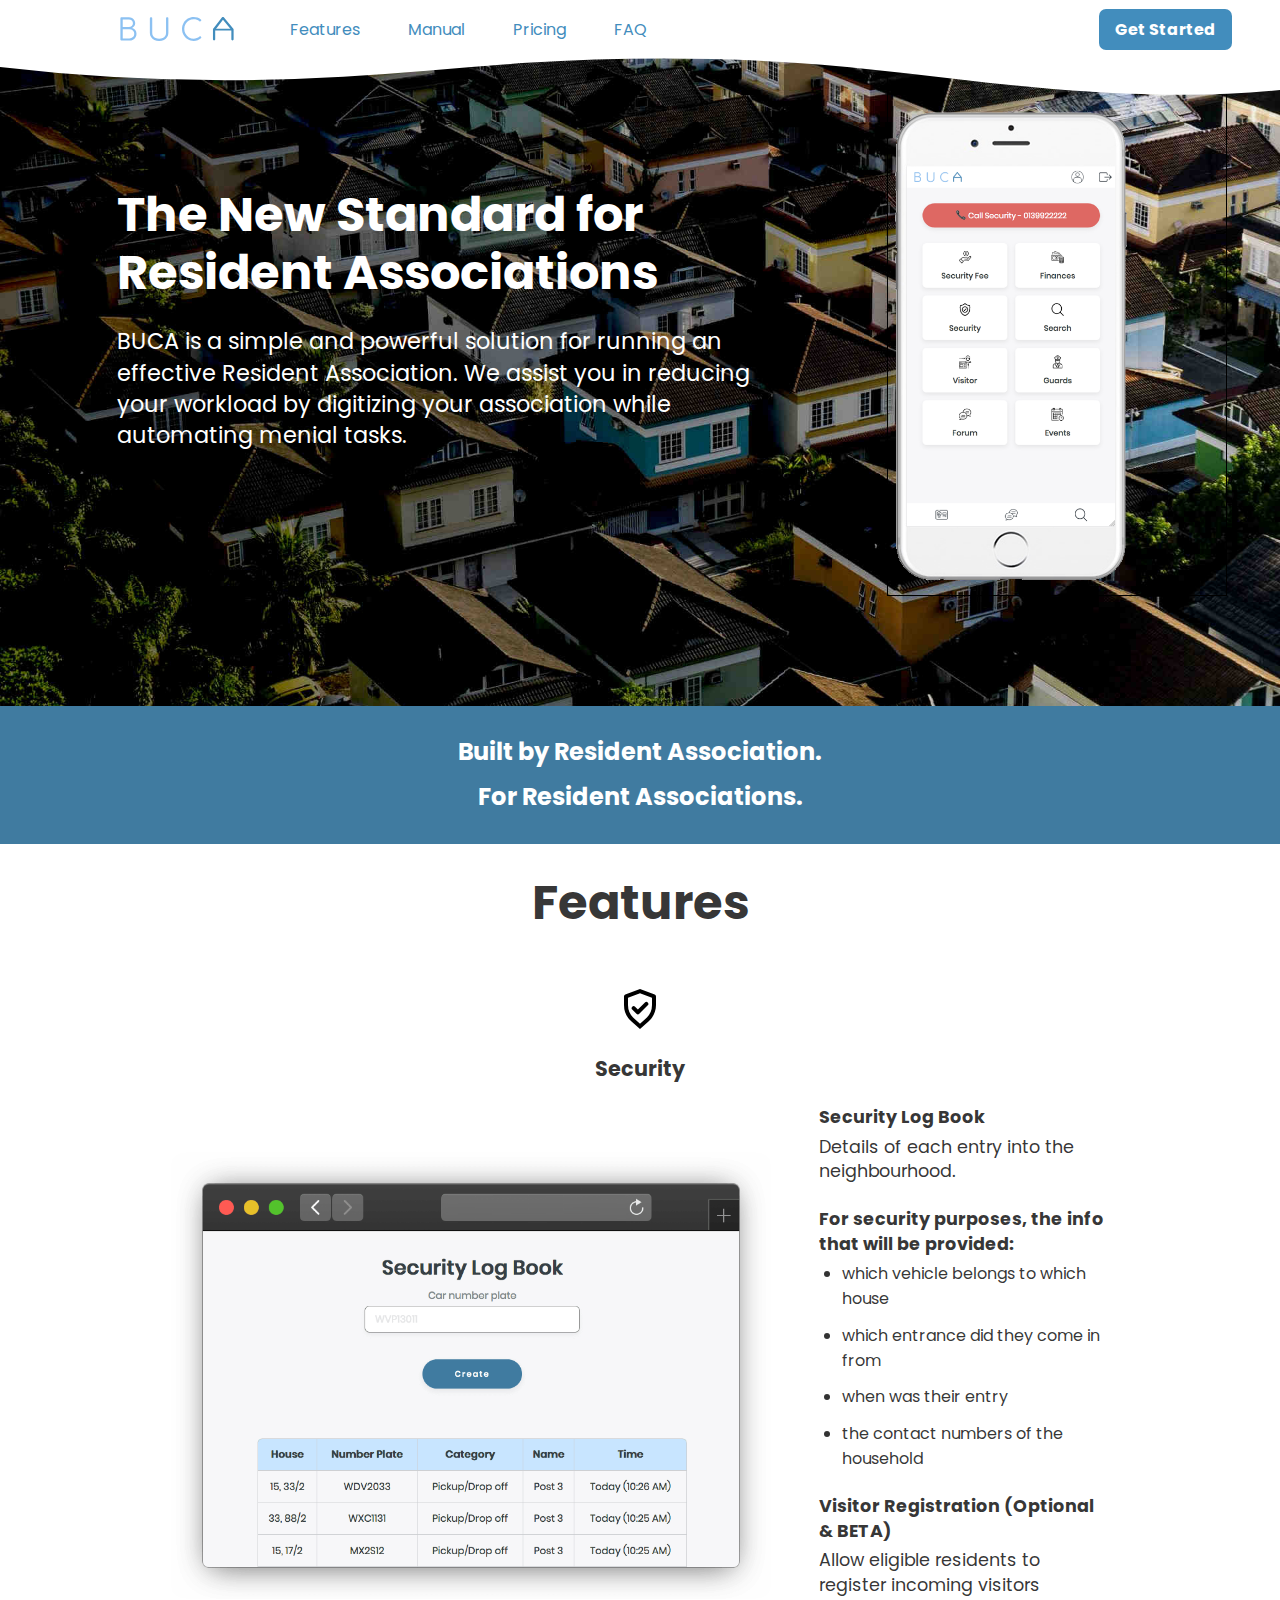
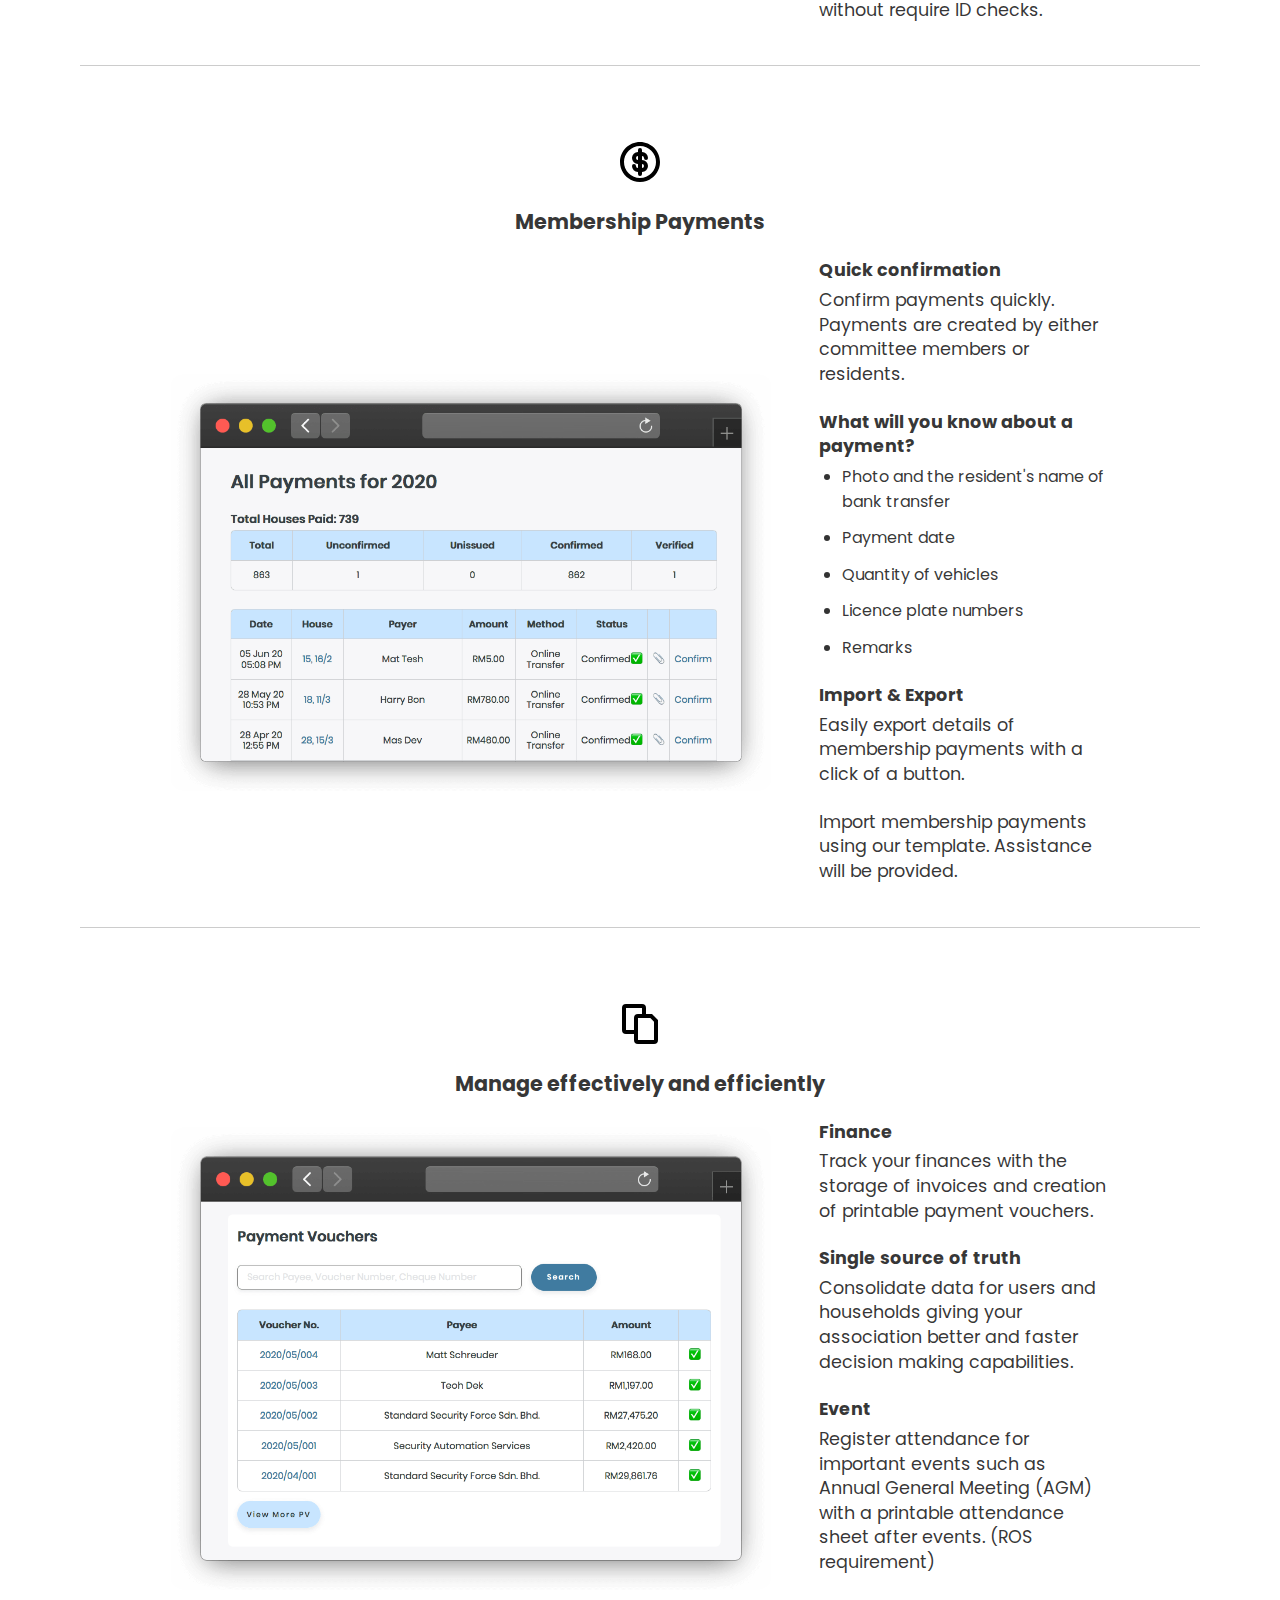
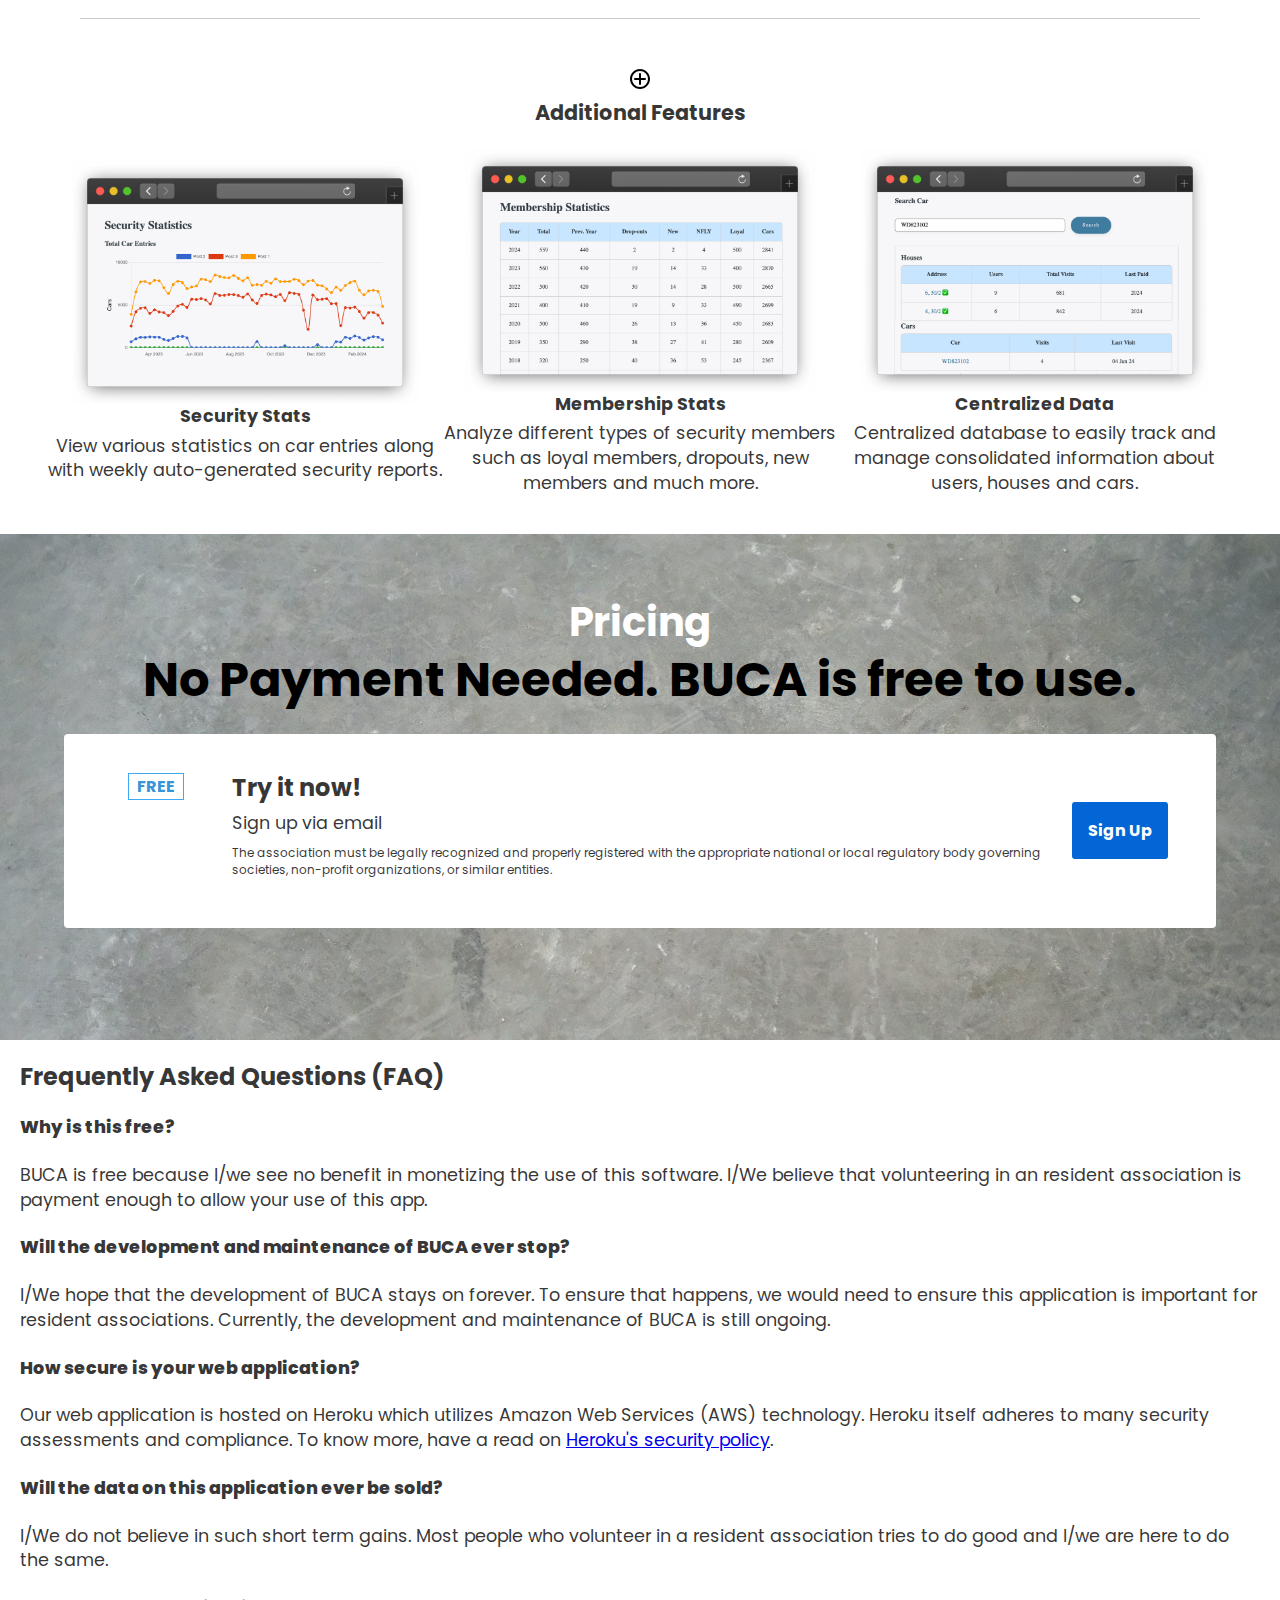
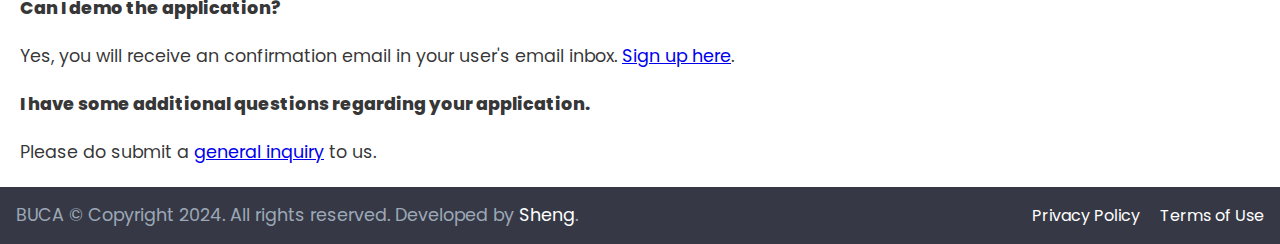
<file: index.html>
<head>
  <title>BUCA: The Resident Association Application</title>
  <meta name="description" content="From security fee collection to internal RA management tools, BUCA has got you covered when it comes to managing your resident association." />
  <meta name="keywords" content="BUCA, Malaysia, Resident Association, Rukun Tetangga, Community, Guarded Status, Guarded Neighborhood" />

  <!-- <meta property="og:image" content="/static/og_image-198f627dc77a24fe0cf9d2ef28caac6f.png" /> -->
  <meta property="og:title" content="The simplest resident association software around - BUCA" />
  <meta property="og:description" content="From security fee collection to internal RA management tools, BUCA has got you covered when it comes to managing your resident association." />
  <meta property="og:type" content="website" />

  <meta name="twitter:card" content="summary" />
  <meta name="twitter:creator" content="Sheng" />
  <meta name="twitter:title" content="The simplest resident association software around - BUCA" />
  <meta name="twitter:description" content="From security fee collection to internal RA management tools, BUCA has got you covered when it comes to managing your resident association." />
  <meta content="width=device-width, initial-scale=1.0" name="viewport">

  <!-- <link rel="preconnect dns-prefetch" href="https://www.google-analytics.com" /><script></script> -->
  <link rel="stylesheet" href="style.css">
  <link rel="stylesheet" href="faq.css">
  <link rel="stylesheet" href="layout.css">
  <link rel="stylesheet" href="features.css">
  <link rel="stylesheet" href="pricing.css">
  <link rel="icon" href="images/favicon.ico">
  <link href="https://fonts.googleapis.com/css?family=Poppins:400,700|Source+Sans+Pro:300,400,400i,700&amp;display=swap" rel="stylesheet" />
</head>
<body>
  <header>
    <section class="left">
      <a href="/">
        <img src="images/buca_logo.svg" alt="Logo of BUCA App"/>
      </a>
      <a href="index.html#features" class="navigation-link">Features</a>
      <a href="manual.html" class="navigation-link">Manual</a>
      <a href="index.html#pricing" class="navigation-link">Pricing</a>
      <a href="index.html#faq" class="navigation-link">FAQ</a>
    </section>
    <section class="right">
      <a href="https://app.buca.my/public/companies/new" target="_blank" rel="noreferrer" class="get-started">Get Started</a>
    </section>
  </header>
  <section class="svg-wrapper">
    <section class="custom-shape-divider-top-1594991478">
      <svg data-name="Layer 1" xmlns="http://www.w3.org/2000/svg" viewBox="0 0 1200 120" preserveAspectRatio="none">
        <path d="M321.39,56.44c58-10.79,114.16-30.13,172-41.86,82.39-16.72,168.19-17.73,250.45-.39C823.78,31,906.67,72,985.66,92.83c70.05,18.48,146.53,26.09,214.34,3V0H0V27.35A600.21,600.21,0,0,0,321.39,56.44Z" class="shape-fill"></path>
      </svg>
    </section>
  </section>
  <section class="landing-page">
    <section class="front-page">
      <section class="description">
        <h1 class="motto">The New Standard for Resident Associations</h1>
        <p class="tagline">BUCA is a simple and powerful solution for running an effective Resident Association. We assist you in reducing your workload by digitizing your association while automating menial tasks.</p>
        <section class="contact-us">
          <!-- {/* <a href="https://docs.google.com/forms/d/e/1FAIpQLScrJMD2s14lrdJ_uvSRMe-jB_U3oxkcvXTJzRd_6RLACTCxTQ/viewform?usp=sf_link" target="_blank" rel="noreferrer">Sign Up</a> */} -->
          <!-- <a  to="/features">Learn More</Link> -->
        </section>
      </section>
      <section class="image">
        <img src="images/dashboard_page_1.png" alt="Sign In Page of BUCA app"/>
      </section>
    </section>
    <section class="banner">
      <h2>Built by Resident Association.</h2>
      <h2>For Resident Associations.</h2>
    </section>
    <!-- <section class="product-feature-primer"> -->
      <!-- <section class="title">
        <h2>Features</h2>
      </section> -->
      <!-- <section class="primers">
        <section class="primer">
          <img src="images/shield-check.svg" alt="Security icon"/>
          <h3>Monitor security on a platform you control</h3>
        </section>
        <section class="primer">
          <img src="images/plus-circle.svg" alt="Positive experience icon"/>
          <h3>Create positive, quality experiences</h3>
        </section>
        <section class="primer">
          <img src="images/pencil.svg" alt="Management icon"/>
          <h3>Manage effectively and efficiently</h3>
        </section>
      </section> -->
    <!-- </section> -->
    <section class="product-features" id="features">
      <section class="title">
        <h1>Features</h1>
      </section>
      <section class="product-feature" id="security">
        <section class="title">
          <img src="images/shield-check.svg" alt="Security icon"/>
          <h3>Security</h3>
        </section>
        <section class="content">
          <img src=images/security_1.png alt="Screenshot of security page"/>
          <section class="feature-list">
              <article class="feature-description">
                <p class="header">Security Log Book</p>
                <p>Details of each entry into the neighbourhood.</p>
              </article>
              <article class="feature-description">
                <p class="header">For security purposes, the info that will be provided:</p>
                <ul>
                  <li>which vehicle belongs to which house</li>
                  <li>which entrance did they come in from</li>
                  <li>when was their entry</li>
                  <li>the contact numbers of the household</li>
                </ul>
              </article>
              <article class="feature-description">
                <p class="header">Visitor Registration (Optional & BETA)</p>
                <p>Allow eligible residents to register incoming visitors without require ID checks.</p>
              </article>
          </section>
        </section>
      </section>
      <hr></hr>
      <section class="product-feature" id="security-fee">
        <section class="title">
          <img src="images/coin.svg" alt="Positive experience icon"/>
          <h3>Membership Payments</h3>
        </section>
        <section class="content" >
          <img src="images/payments_1.png" alt="Screenshot of payment page"/>
          <section class="feature-list">
            <article class="feature-description">
              <p class="header">Quick confirmation</p>
              <p>Confirm payments quickly. Payments are created by either committee members or residents.</p>
            </article>
            <article class="feature-description">
              <p class="header">What will you know about a payment?</p>
              <ul>
                <li>Photo and the resident's name of bank transfer</li>
                <li>Payment date</li>
                <li>Quantity of vehicles</li>
                <li>Licence plate numbers</li>
                <li>Remarks</li>
              </ul>
            </article>
            <article class="feature-description">
              <p class="header">Import & Export</p>
              <p>Easily export details of membership payments with a click of a button.</p>
              <p>Import membership payments using our template. Assistance will be provided.</p>
            </article>
          </section>
        </section>
      </section>
      <hr></hr>
      <section class="product-feature" id="management">
        <section class="title">
          <img src="images/files.svg" alt="Management icon"/>
          <h3>Manage effectively and efficiently</h3>
        </section>
        <section class="content">
          <img src="images/voucher_1.png" alt="Screenshot of payment voucher page"/>
          <section class="feature-list">
            <article class="feature-description">
              <p class="header">Finance</p>
              <p>Track your finances with the storage of invoices and creation of printable payment vouchers.</p>
            </article>
            <article class="feature-description">
              <p class="header">Single source of truth</p>
              <p>Consolidate data for users and households giving your association better and faster decision making capabilities.</p>
            </article>
            <article class="feature-description">
              <p class="header">Event</p>
              <p>Register attendance for important events such as Annual General Meeting (AGM) with a printable attendance sheet after events. <span class="note">(ROS requirement)</span></p>
            </article>
          </section>
        </section>
      </section>
      <hr></hr>
      <section class="additional-features">
        <section class="title">
          <img src="images/plus-circle.svg" alt="Additional Features"/>
          <h3>Additional Features</h3>
        </section>
        <section class="content">
          <section class="additional-feature">
            <img src="images/security_stats.png" alt="Security Stats"/>
            <p class="header">Security Stats</p>
            <p>View various statistics on car entries along with weekly auto-generated security reports.</p>
          </section>
          <section class="additional-feature">
            <img src="images/membership_stats.png" alt="Membership stats"/>
            <p class="header">Membership Stats</p>
            <p>Analyze different types of security members such as loyal members, dropouts, new members and much more.</p>
          </section>
          <section class="additional-feature">
            <img src="images/car_info.png" alt="Car dashboard"/>
            <p class="header">Centralized Data</p>
            <p>Centralized database to easily track and manage consolidated information about users, houses and cars.</p>
          </section>
        </section>
        <!-- <section class="more-features">
          <p class="header">And much more...</p>
          <p>Download product feature specifications here.</p>
        </section> -->
      </section>
    </section>
    <section class="pricing-front-page" id="pricing">
      <section class="header">
        <h4>Pricing</h4>
        <h1>No Payment Needed. BUCA is free to use.</h1>
      </section>
      <section class="announcement">
        <!-- <section class="new">
          <span class="new">NEW</span>
        </section> -->
        <section class="free">
          <span class="free">FREE</span>
        </section>
        <section class="description">
          <h2>Try it now!</h2>
          <p>Sign up via email</p>
          <p class="fine">The association must be legally recognized and properly registered with the appropriate national or local regulatory body governing societies, non-profit organizations, or similar entities.</p>
        </section>
        <section class="action-button">
          <a href="https://app.buca.my/public/companies/new" target="_blank" rel="noreferrer">Sign Up</a>
        </section>
      </section>
    </section>
    <!-- <section class="last-section">
      <h2>Ready to get started with BUCA?</h2>
      <p>We will create an account for you to try the various once you have signed up.</p>
      <section class="contact-us">
        <a href="https://docs.google.com/forms/d/e/1FAIpQLScrJMD2s14lrdJ_uvSRMe-jB_U3oxkcvXTJzRd_6RLACTCxTQ/viewform?usp=sf_link" target="_blank" rel="noreferrer">SIGN UP NOW</a>
      </section> -->
    </section>

    <section>
      <h2></h2>
    </section>
    <section class="faq" id="faq">
      <h2>Frequently Asked Questions (FAQ)</h2>
      <section>
        <p class="question">Why is this free?</p>
        <p class="answer">BUCA is free because I/we see no benefit in monetizing the use of this software. I/We believe that volunteering in an resident association is payment enough to allow your use of this app.</p>
      </section>
      <section>
        <p class="question">Will the development and maintenance of BUCA ever stop?</p>
        <p class="answer">I/We hope that the development of BUCA stays on forever. To ensure that happens, we would need to ensure this application is important for resident associations. Currently, the development and maintenance of BUCA is still ongoing. </p>
      </section>
      <section>
        <p class="question">How secure is your web application?</p>
        <p class="answer">Our web application is hosted on Heroku which utilizes Amazon Web Services (AWS) technology. Heroku itself adheres to many security assessments and compliance. To know more, have a read on <a href="https://www.heroku.com/policy/security">Heroku's security policy</a>.</p>
      </section>
      <section>
        <p class="question">Will the data on this application ever be sold?</p>
        <p class="answer">I/We do not believe in such short term gains. Most people who volunteer in a resident association tries to do good and I/we are here to do the same.</p>
      </section>
      <section>
        <p class="question">Can I demo the application?</p>
        <p class="answer">Yes, you will receive an confirmation email in your user's email inbox. <a href="https://app.buca.my/public/companies/new" target="_blank" rel="noreferrer" class="get-in-touch">Sign up here</a>.</p>
      </section>
      <section>
        <p class="question">I have some additional questions regarding your application.</p>
        <p class="answer">Please do submit a <a href="https://forms.gle/NHbVCBFLMxjFxg657" target="_blank" rel="noreferrer" class="get-in-touch">general inquiry</a> to us.</p>
      </section>
    </section>
  </section>
  <footer>
    <p>BUCA © Copyright 2024. All rights reserved. Developed by <a href="https://www.samsheng.my">Sheng</a>. </p>
    <section class="right">
      <a href="https://docs.google.com/document/d/1yfpuwUGyZVVzqyJGGuO4lg10xx6BPFYEWv_hIvyXte4/edit?usp=sharing" target="_blank" rel="noreferrer">Privacy Policy</a>
      <a href="https://docs.google.com/document/d/1NPuAgjPorDL2g7uNVbDtE-LOI_0PNZ5v3ciSrJzHoEs/edit?usp=sharing" target="_blank" rel="noreferrer">Terms of Use</a>
    </section>
  </footer>
</body>
</file>
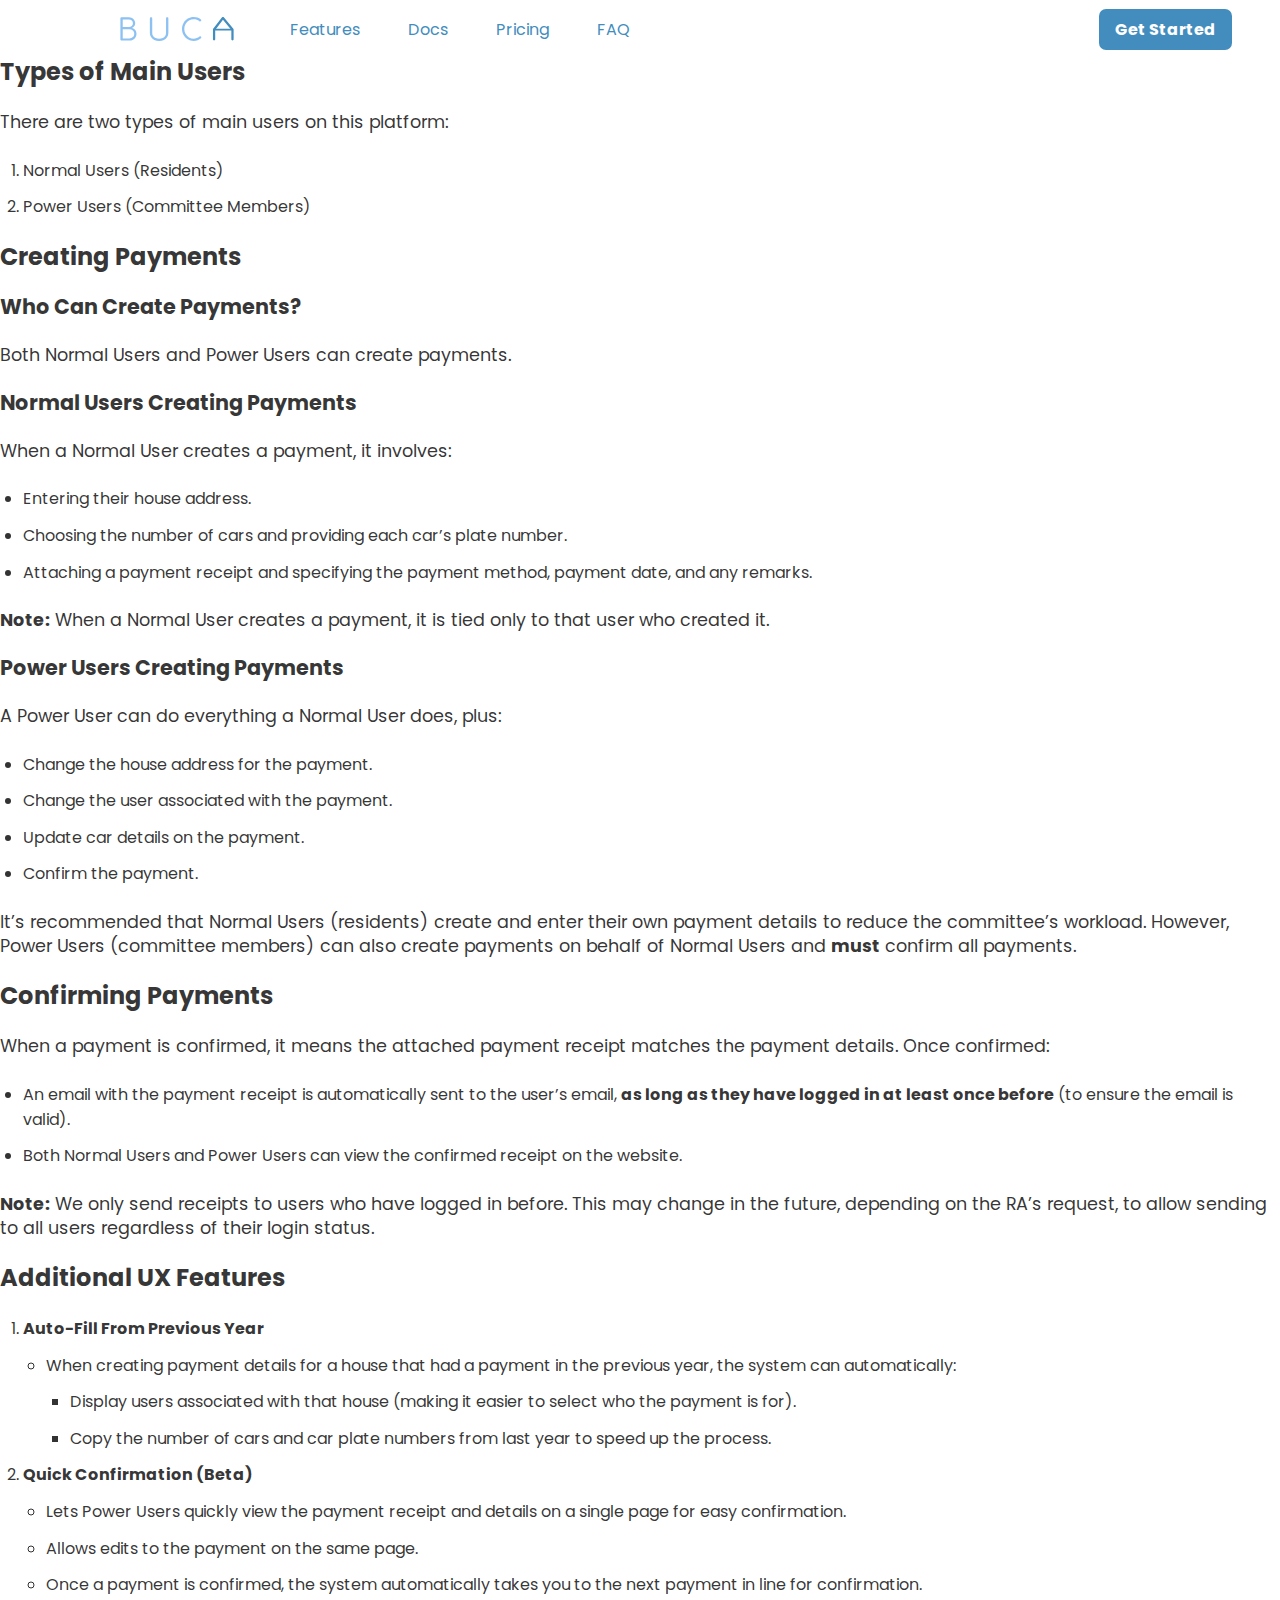
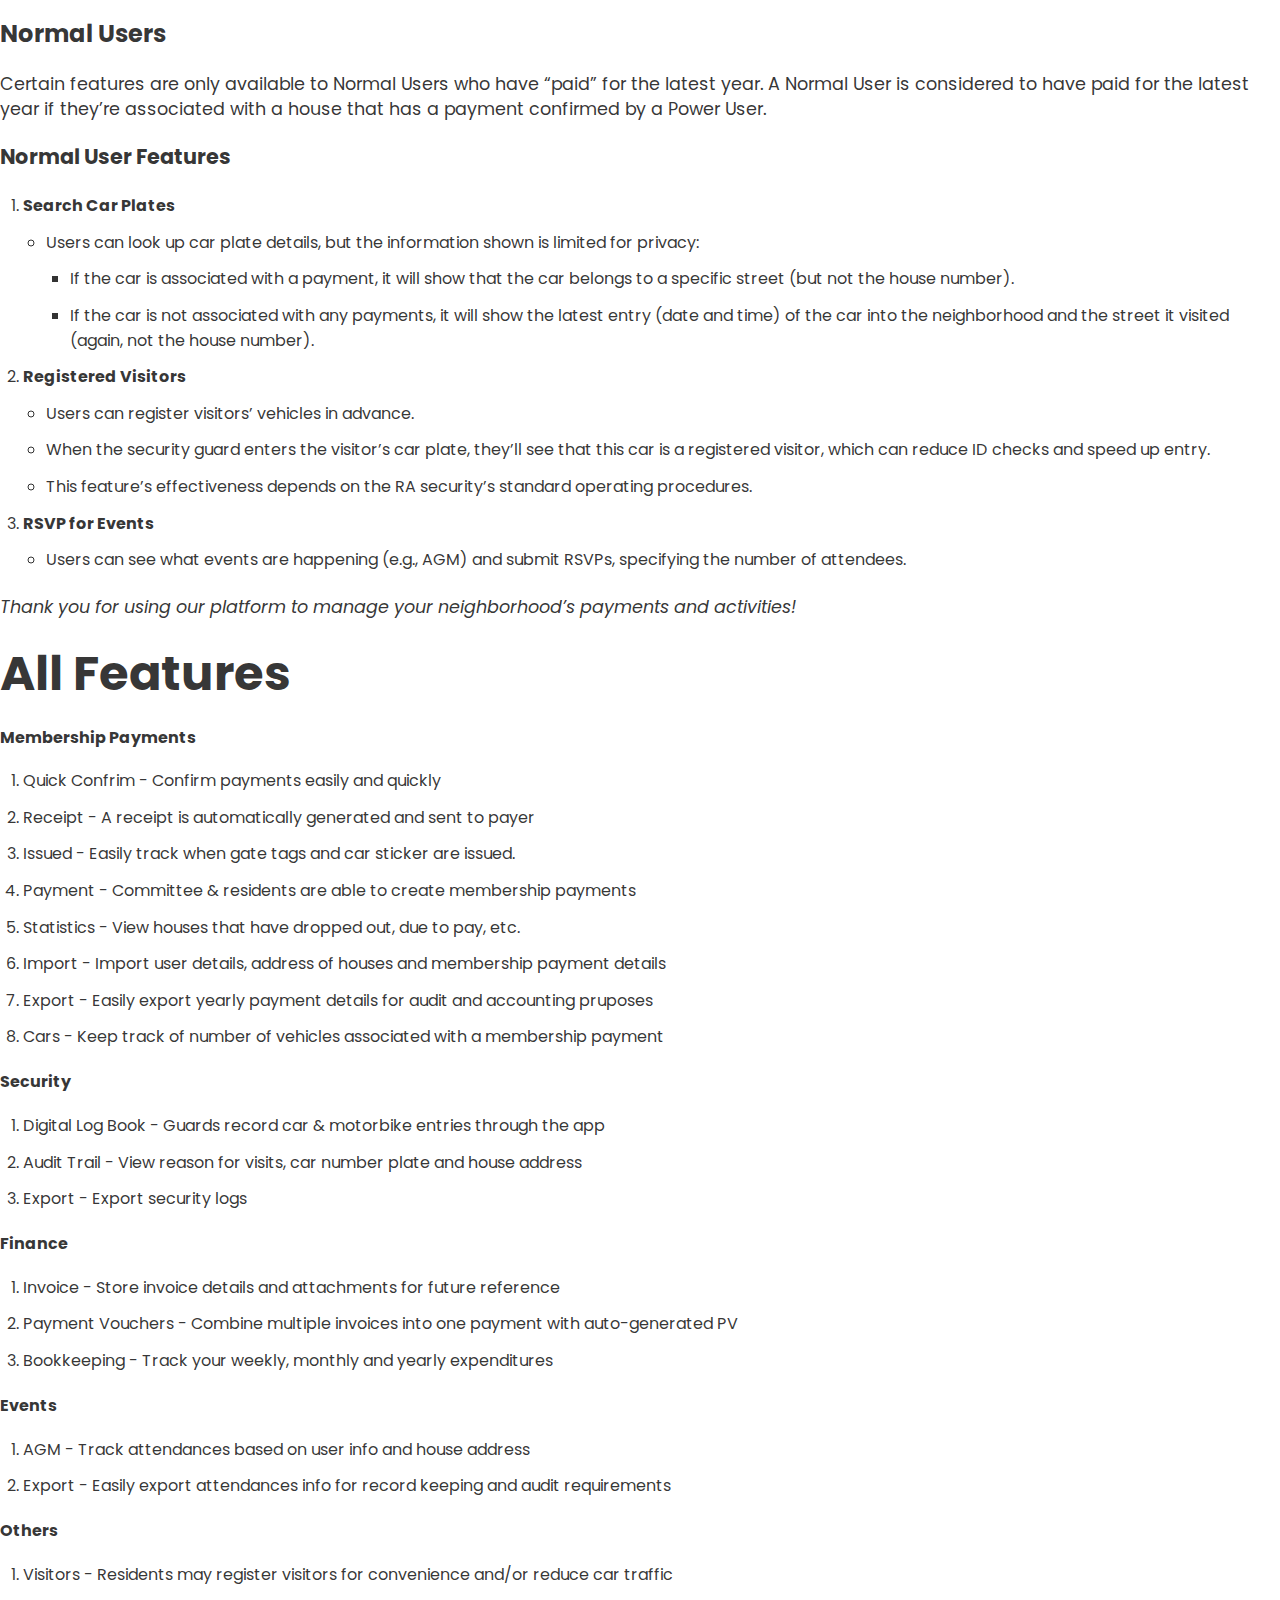
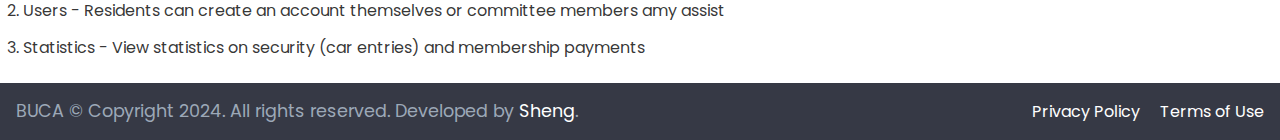
<file: features.html>
<head>
  <!-- Google tag (gtag.js) -->
  <script async src="https://www.googletagmanager.com/gtag/js?id=G-KG0XQX9VV0"></script>
  <script>
    window.dataLayer = window.dataLayer || [];
    function gtag(){dataLayer.push(arguments);}
    gtag('js', new Date());

    gtag('config', 'G-KG0XQX9VV0');
  </script>

  <title>BUCA: The Resident Association Application</title>
  <meta name="description" content="From security fee collection to internal RA management tools, BUCA has got you covered when it comes to managing your resident association." />
  <meta name="keywords" content="BUCA, Malaysia, Resident Association, Rukun Tetangga, Community, Guarded Status, Guarded Neighborhood" />

  <!-- <meta property="og:image" content="/static/og_image-198f627dc77a24fe0cf9d2ef28caac6f.png" /> -->
  <meta property="og:title" content="The simplest resident association software around - BUCA" />
  <meta property="og:description" content="From security fee collection to internal RA management tools, BUCA has got you covered when it comes to managing your resident association." />
  <meta property="og:type" content="website" />

  <meta name="twitter:card" content="summary" />
  <meta name="twitter:creator" content="Sheng" />
  <meta name="twitter:title" content="The simplest resident association software around - BUCA" />
  <meta name="twitter:description" content="From security fee collection to internal RA management tools, BUCA has got you covered when it comes to managing your resident association." />
  <meta content="width=device-width, initial-scale=1.0" name="viewport">

  <!-- <link rel="preconnect dns-prefetch" href="https://www.google-analytics.com" /><script></script> -->
  <link rel="stylesheet" href="style.css">
  <link rel="stylesheet" href="faq.css">
  <link rel="stylesheet" href="layout.css">
  <link rel="stylesheet" href="features.css">
  <link rel="stylesheet" href="pricing.css">
  <link rel="icon" href="images/favicon.ico">
  <link href="https://fonts.googleapis.com/css?family=Poppins:400,700|Source+Sans+Pro:300,400,400i,700&amp;display=swap" rel="stylesheet" />
</head>
</head>
<body>
  <header>
    <section class="left">
      <a href="/">
        <img src="images/buca_logo.svg" alt="Logo of BUCA App"/>
      </a>
      <a href="index.html#features" class="navigation-link">Features</a>
      <a href="features.html" class="navigation-link">Docs</a>
      <a href="index.html#pricing" class="navigation-link">Pricing</a>
      <a href="index.html#faq" class="navigation-link">FAQ</a>
    </section>
    <section class="right">
      <a href="https://app.buca.my/public/companies/new" target="_blank" rel="noreferrer" class="get-started">Get Started</a>
    </section>
  </header>
  <section class="main-features">
    <section>
      <h2>Types of Main Users</h2>
      <p>There are two types of main users on this platform:</p>
      <ol>
        <li>Normal Users (Residents)</li>
        <li>Power Users (Committee Members)</li>
      </ol>
    </section>

    <section>
      <h2>Creating Payments</h2>
      <h3>Who Can Create Payments?</h3>
      <p>Both Normal Users and Power Users can create payments.</p>

      <h3>Normal Users Creating Payments</h3>
      <p>When a Normal User creates a payment, it involves:</p>
      <ul>
        <li>Entering their house address.</li>
        <li>Choosing the number of cars and providing each car’s plate number.</li>
        <li>Attaching a payment receipt and specifying the payment method, payment date, and any remarks.</li>
      </ul>
      <p><strong>Note:</strong> When a Normal User creates a payment, it is tied only to that user who created it.</p>

      <h3>Power Users Creating Payments</h3>
      <p>A Power User can do everything a Normal User does, plus:</p>
      <ul>
        <li>Change the house address for the payment.</li>
        <li>Change the user associated with the payment.</li>
        <li>Update car details on the payment.</li>
        <li>Confirm the payment.</li>
      </ul>
      <p>It’s recommended that Normal Users (residents) create and enter their own payment details to reduce the committee’s workload. However, Power Users (committee members) can also create payments on behalf of Normal Users and <strong>must</strong> confirm all payments.</p>
    </section>

    <section>
      <h2>Confirming Payments</h2>
      <p>When a payment is confirmed, it means the attached payment receipt matches the payment details. Once confirmed:</p>
      <ul>
        <li>
          An email with the payment receipt is automatically sent to the user’s email,
          <strong>as long as they have logged in at least once before</strong> (to ensure the email is valid).
        </li>
        <li>
          Both Normal Users and Power Users can view the confirmed receipt on the website.
        </li>
      </ul>
      <p><strong>Note:</strong> We only send receipts to users who have logged in before. This may change in the future, depending on the RA’s request, to allow sending to all users regardless of their login status.</p>
    </section>

    <section>
      <h2>Additional UX Features</h2>
      <ol>
        <li>
          <strong>Auto-Fill From Previous Year</strong>
          <ul>
            <li>
              When creating payment details for a house that had a payment in the previous year, the system can automatically:
              <ul>
                <li>Display users associated with that house (making it easier to select who the payment is for).</li>
                <li>Copy the number of cars and car plate numbers from last year to speed up the process.</li>
              </ul>
            </li>
          </ul>
        </li>
        <li>
          <strong>Quick Confirmation (Beta)</strong>
          <ul>
            <li>Lets Power Users quickly view the payment receipt and details on a single page for easy confirmation.</li>
            <li>Allows edits to the payment on the same page.</li>
            <li>Once a payment is confirmed, the system automatically takes you to the next payment in line for confirmation.</li>
          </ul>
        </li>
      </ol>
    </section>

    <section>
      <h2>Normal Users</h2>
      <p>
        Certain features are only available to Normal Users who have “paid” for the latest year. A Normal User is considered
        to have paid for the latest year if they’re associated with a house that has a payment confirmed by a Power User.
      </p>

      <h3>Normal User Features</h3>
      <ol>
        <li>
          <strong>Search Car Plates</strong>
          <ul>
            <li>
              Users can look up car plate details, but the information shown is limited for privacy:
              <ul>
                <li>If the car is associated with a payment, it will show that the car belongs to a specific street (but not the house number).</li>
                <li>If the car is not associated with any payments, it will show the latest entry (date and time) of the car into the neighborhood and the street it visited (again, not the house number).</li>
              </ul>
            </li>
          </ul>
        </li>
        <li>
          <strong>Registered Visitors</strong>
          <ul>
            <li>Users can register visitors’ vehicles in advance.</li>
            <li>
              When the security guard enters the visitor’s car plate, they’ll see that this car is a registered visitor, which can reduce ID checks and speed up entry.
            </li>
            <li>This feature’s effectiveness depends on the RA security’s standard operating procedures.</li>
          </ul>
        </li>
        <li>
          <strong>RSVP for Events</strong>
          <ul>
            <li>Users can see what events are happening (e.g., AGM) and submit RSVPs, specifying the number of attendees.</li>
          </ul>
        </li>
      </ol>
    </section>

    <section>
      <p><em>Thank you for using our platform to manage your neighborhood’s payments and activities!</em></p>
    </section>
    <h1>All Features</h1>
    <h4>Membership Payments</h4>
    <ol>
      <li>Quick Confrim - Confirm payments easily and quickly</li>
      <li>Receipt - A receipt is automatically generated and sent to payer</li>
      <li>Issued - Easily track when gate tags and car sticker are issued. </li>
      <li>Payment - Committee & residents are able to create membership payments</li>
      <li>Statistics - View houses that have dropped out, due to pay, etc.</li>
      <li>Import - Import user details, address of houses and membership payment details</li>
      <li>Export - Easily export yearly payment details for audit and accounting pruposes</li>
      <li>Cars - Keep track of number of vehicles associated with a membership payment</li>
    </ol>
    <h4>Security</h4>
    <ol>
      <li>Digital Log Book - Guards record car & motorbike entries through the app</li>
      <li>Audit Trail - View reason for visits, car number plate and house address </li>
      <li>Export - Export security logs</li>
    </ol>
    <h4>Finance</h4>
    <ol>
      <li>Invoice - Store invoice details and attachments for future reference</li>
      <li>Payment Vouchers - Combine multiple invoices into one payment with auto-generated PV</li>
      <li>Bookkeeping - Track your weekly, monthly and yearly expenditures</li>
    </ol>
    <h4>Events</h4>
    <ol>
      <li>AGM - Track attendances based on user info and house address</li>
      <li>Export - Easily export attendances info for record keeping and audit requirements</li>
    </ol>
    <h4>Others</h4>
    <ol>
      <li>Visitors - Residents may register visitors for convenience and/or reduce car traffic</li>
      <li>Users - Residents can create an account themselves or committee members amy assist</li>
      <li>Statistics - View statistics on security (car entries) and membership payments</li>
    </ol>
  </section>
  <footer>
    <p>BUCA © Copyright 2024. All rights reserved. Developed by <a href="https://www.samsheng.my">Sheng</a>. </p>
    <section class="right">
      <a href="https://docs.google.com/document/d/1yfpuwUGyZVVzqyJGGuO4lg10xx6BPFYEWv_hIvyXte4/edit?usp=sharing" target="_blank" rel="noreferrer">Privacy Policy</a>
      <a href="https://docs.google.com/document/d/1NPuAgjPorDL2g7uNVbDtE-LOI_0PNZ5v3ciSrJzHoEs/edit?usp=sharing" target="_blank" rel="noreferrer">Terms of Use</a>
    </section>
  </footer>
</body>
</file>
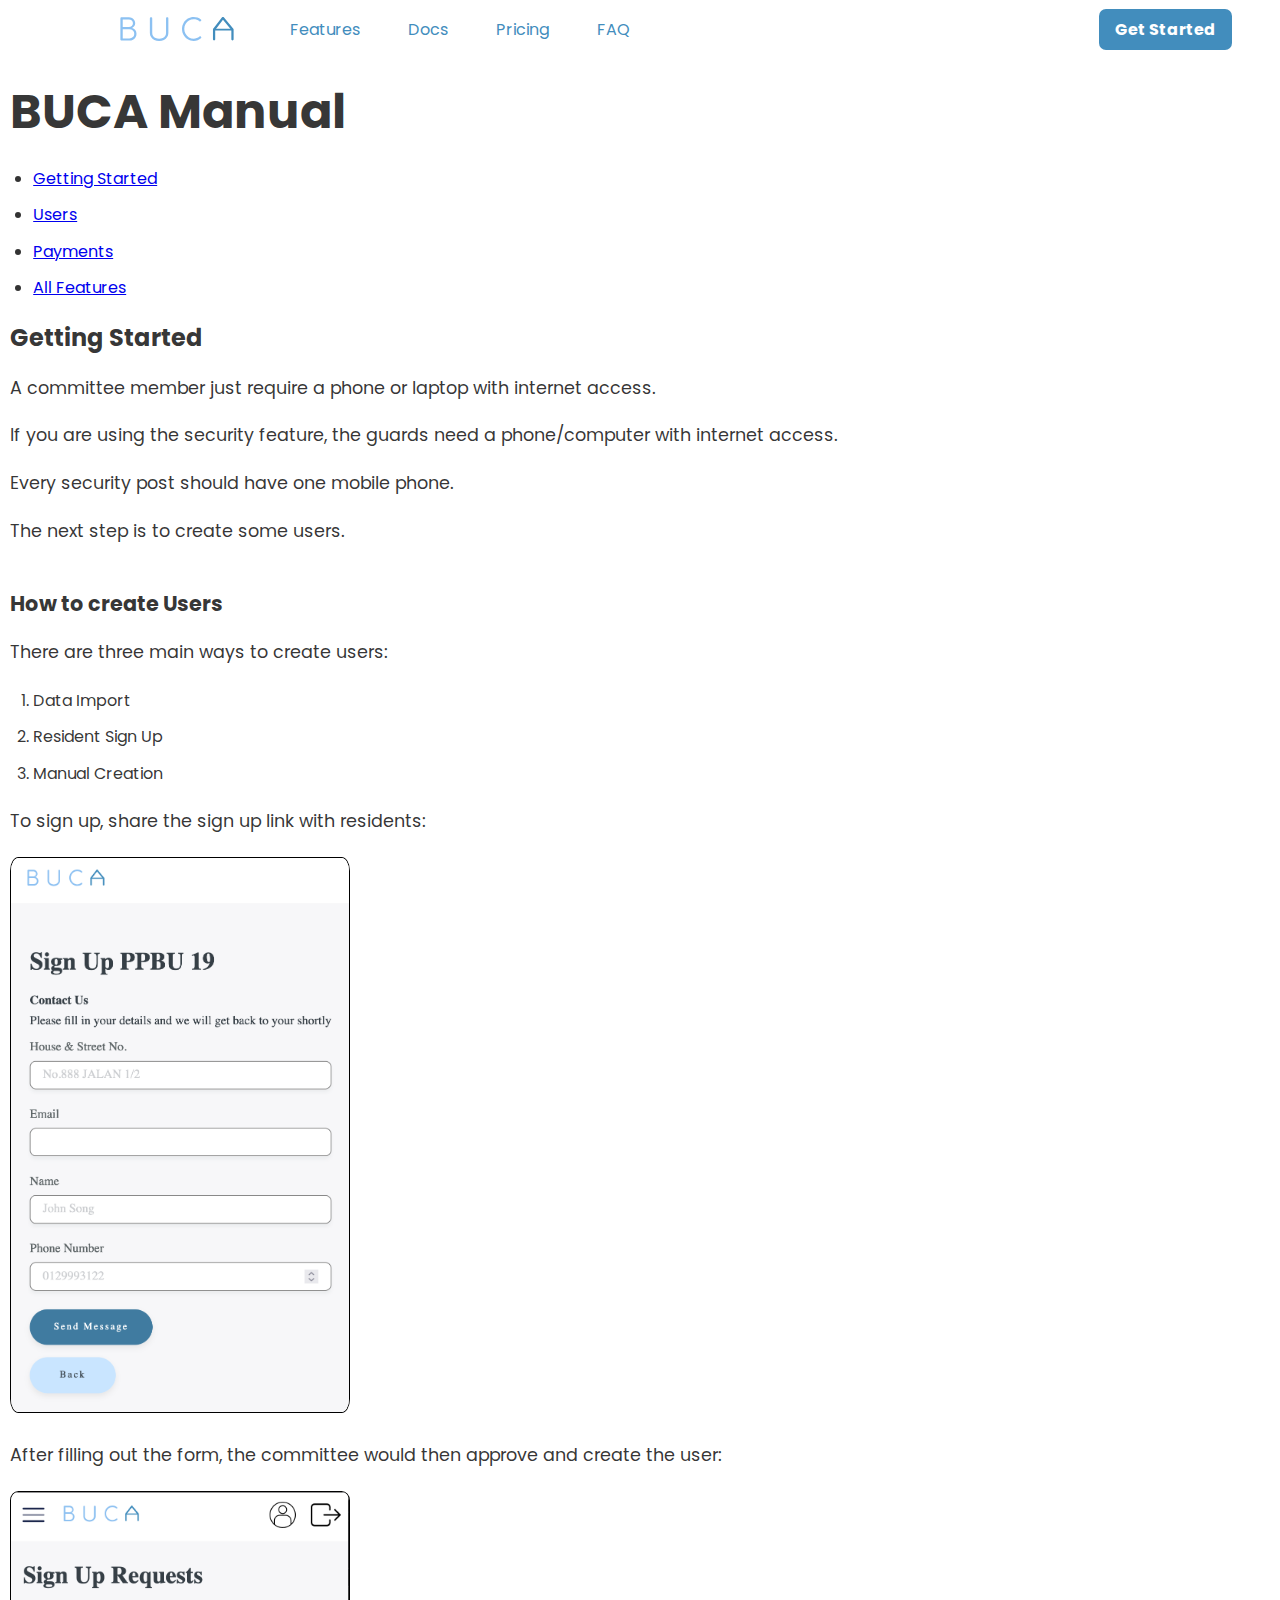
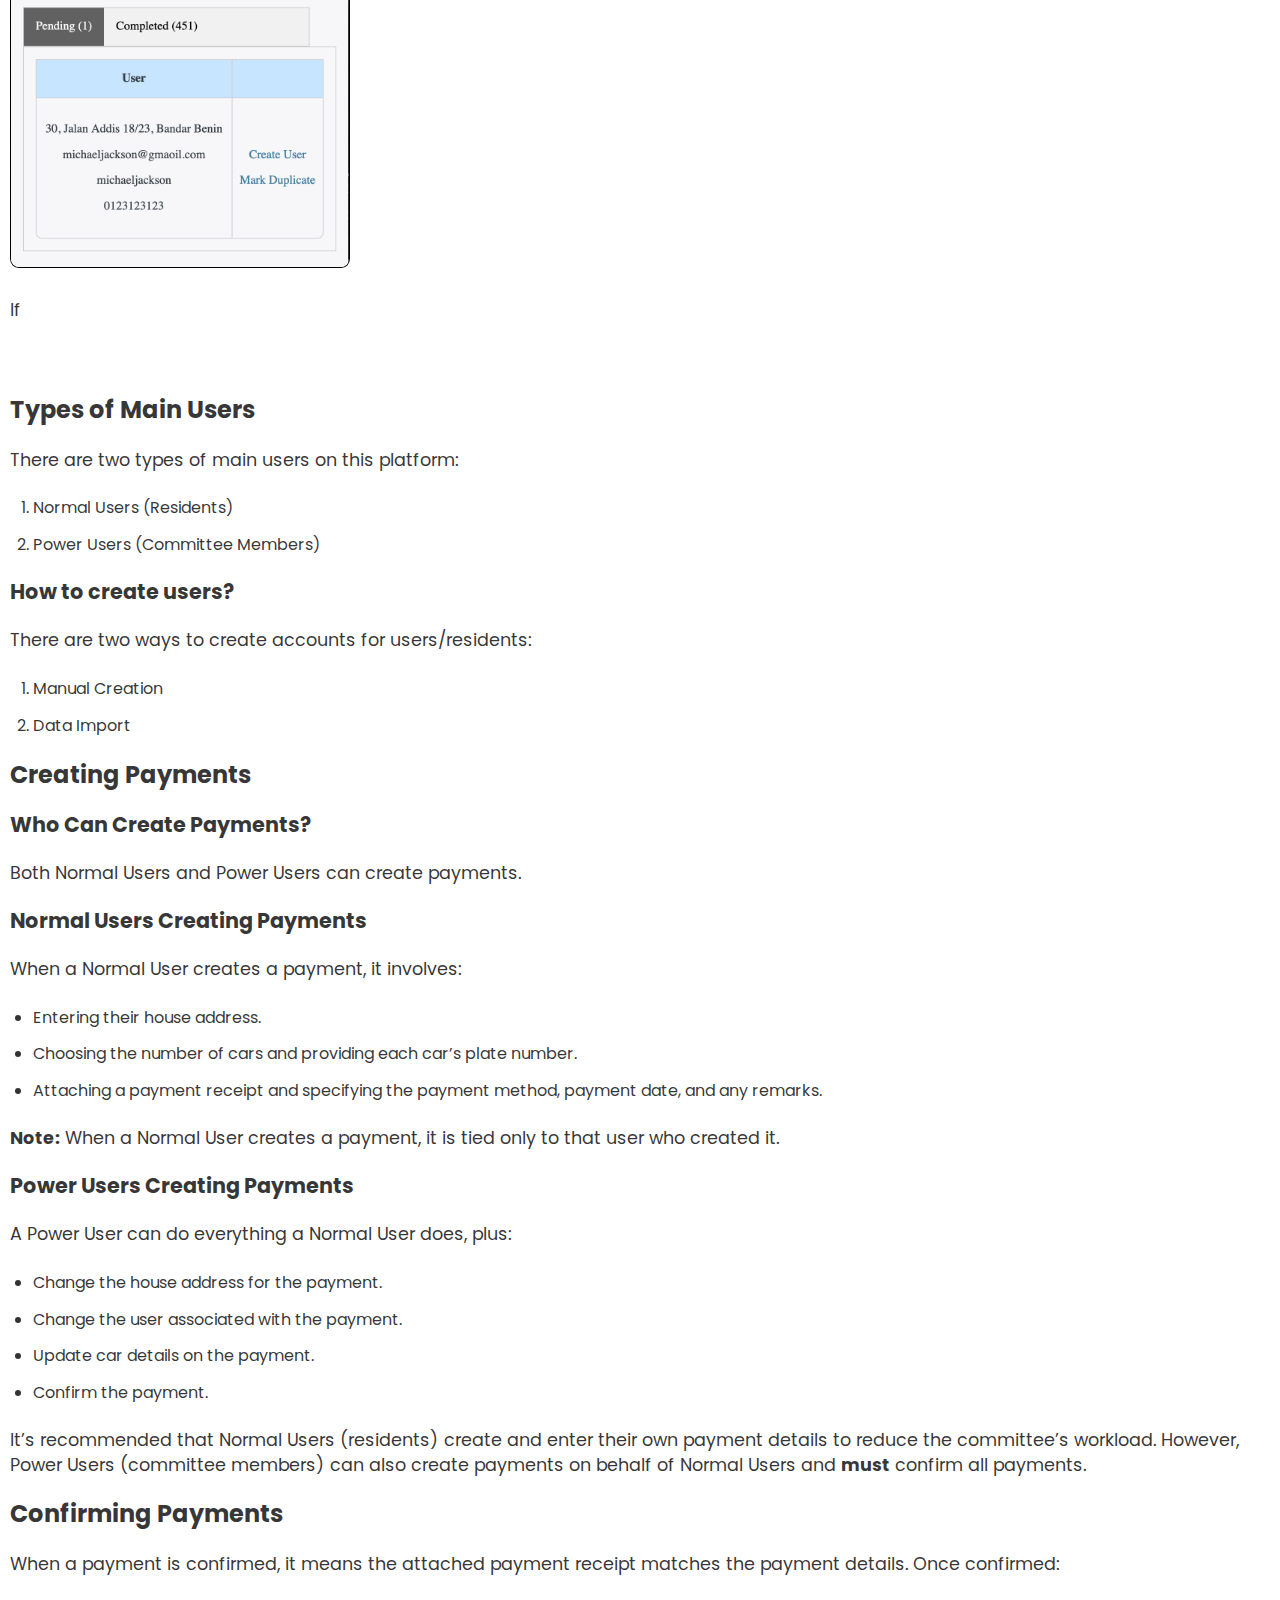
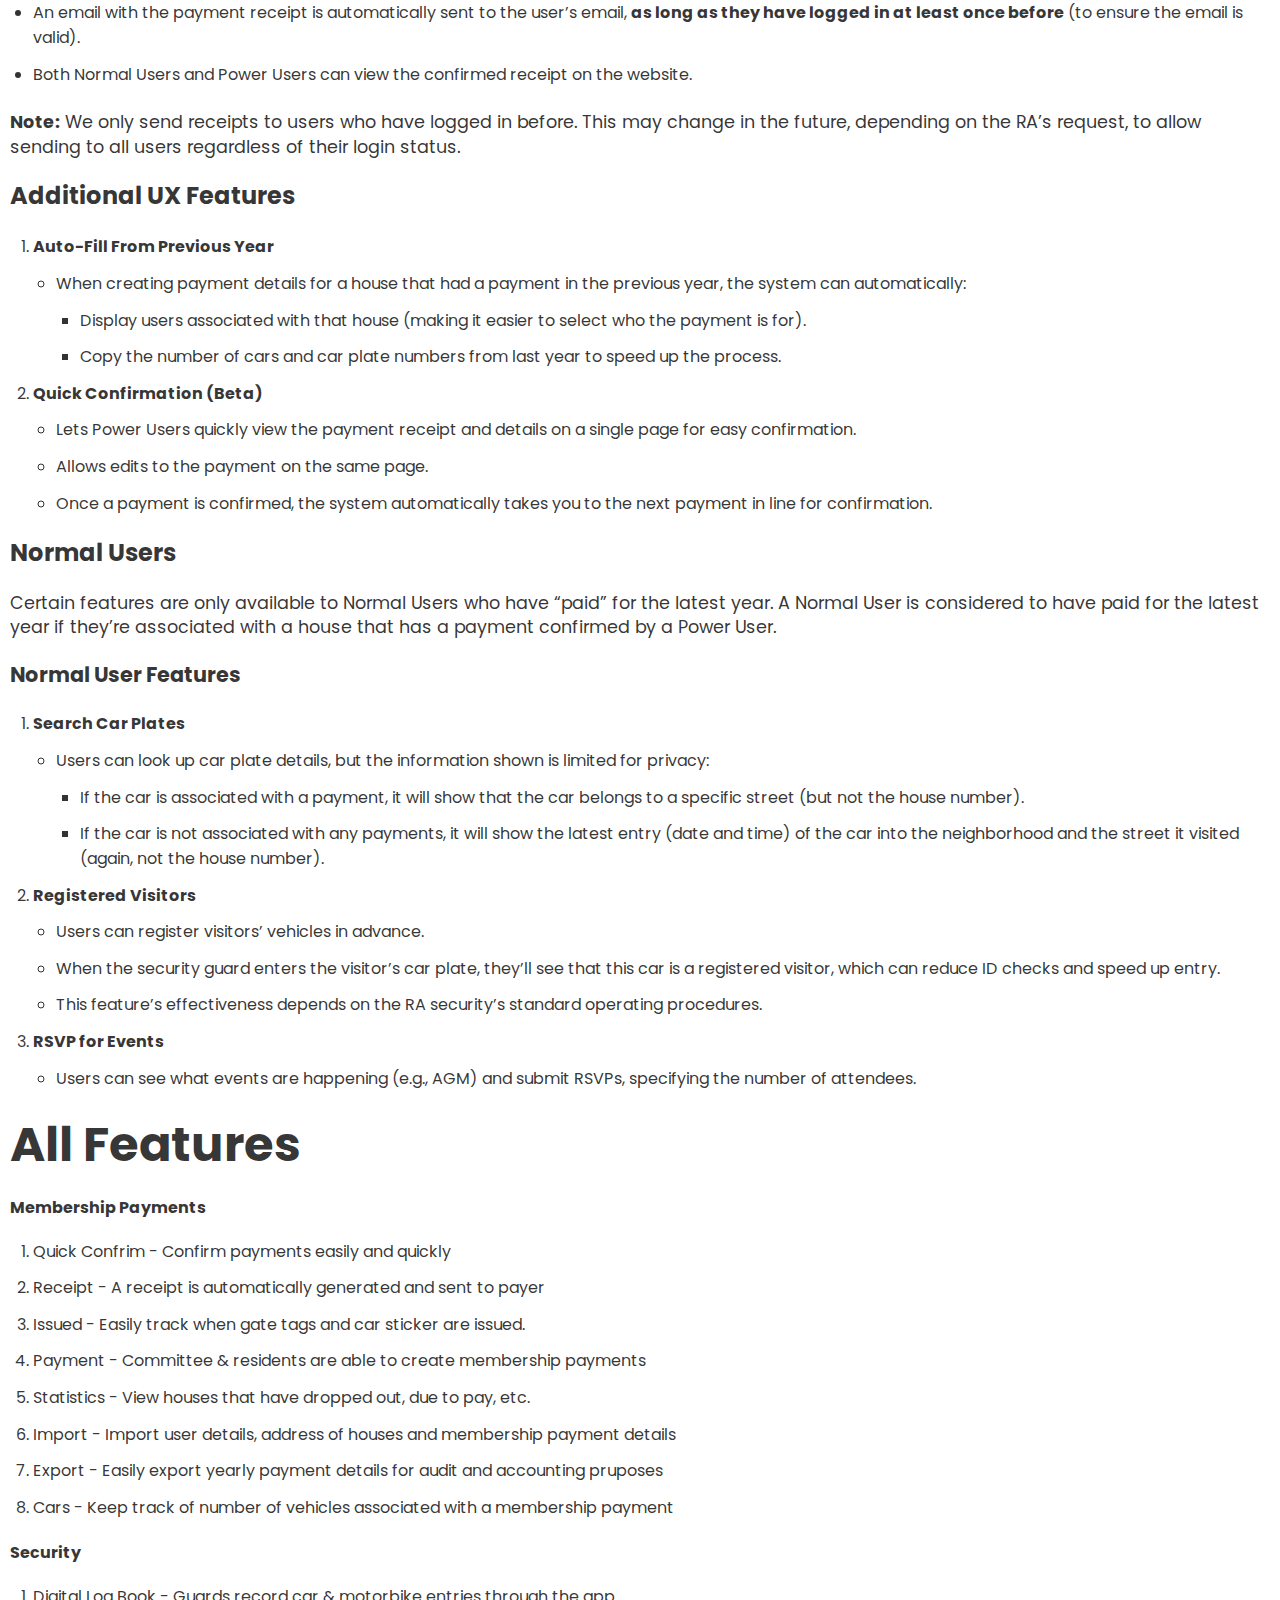
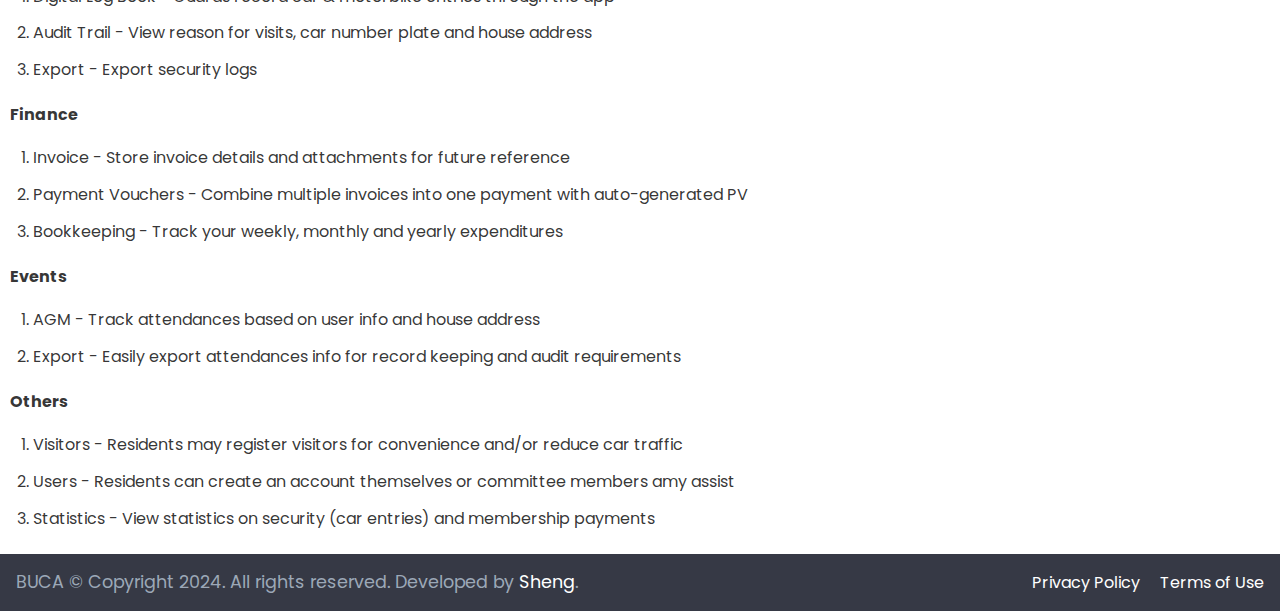
<file: manual.html>
<head>
  <!-- Google tag (gtag.js) -->
  <script async src="https://www.googletagmanager.com/gtag/js?id=G-KG0XQX9VV0"></script>
  <script>
    window.dataLayer = window.dataLayer || [];
    function gtag(){dataLayer.push(arguments);}
    gtag('js', new Date());

    gtag('config', 'G-KG0XQX9VV0');
  </script>

  <title>BUCA: The Resident Association Application</title>
  <meta name="description" content="From security fee collection to internal RA management tools, BUCA has got you covered when it comes to managing your resident association." />
  <meta name="keywords" content="BUCA, Malaysia, Resident Association, Rukun Tetangga, Community, Guarded Status, Guarded Neighborhood" />

  <!-- <meta property="og:image" content="/static/og_image-198f627dc77a24fe0cf9d2ef28caac6f.png" /> -->
  <meta property="og:title" content="The simplest resident association software around - BUCA" />
  <meta property="og:description" content="From security fee collection to internal RA management tools, BUCA has got you covered when it comes to managing your resident association." />
  <meta property="og:type" content="website" />

  <meta name="twitter:card" content="summary" />
  <meta name="twitter:creator" content="Sheng" />
  <meta name="twitter:title" content="The simplest resident association software around - BUCA" />
  <meta name="twitter:description" content="From security fee collection to internal RA management tools, BUCA has got you covered when it comes to managing your resident association." />
  <meta content="width=device-width, initial-scale=1.0" name="viewport">

  <!-- <link rel="preconnect dns-prefetch" href="https://www.google-analytics.com" /><script></script> -->
  <link rel="stylesheet" href="style.css">
  <link rel="stylesheet" href="faq.css">
  <link rel="stylesheet" href="layout.css">
  <link rel="stylesheet" href="features.css">
  <link rel="stylesheet" href="pricing.css">
  <link rel="icon" href="images/favicon.ico">
  <link href="https://fonts.googleapis.com/css?family=Poppins:400,700|Source+Sans+Pro:300,400,400i,700&amp;display=swap" rel="stylesheet" />
</head>
</head>
<body>
  <header>
    <section class="left">
      <a href="/">
        <img src="images/buca_logo.svg" alt="Logo of BUCA App"/>
      </a>
      <a href="index.html#features" class="navigation-link">Features</a>
      <a href="features.html" class="navigation-link">Docs</a>
      <a href="index.html#pricing" class="navigation-link">Pricing</a>
      <a href="index.html#faq" class="navigation-link">FAQ</a>
    </section>
    <section class="right">
      <a href="https://app.buca.my/public/companies/new" target="_blank" rel="noreferrer" class="get-started">Get Started</a>
    </section>
  </header>
  <section class="main-docs">
    <h1>BUCA Manual</h1>
    <ul>
      <li><a href="#start">Getting Started</a></li>
      <li><a href="#users">Users</a></li>
      <li><a href="#payments">Payments</a></li>
      <li><a href="#features">All Features</a></li>
    </ul>
    <section id="start">
      <h2>Getting Started</h2>
      <p>A committee member just require a phone or laptop with internet access.</p>
      <p>If you are using the security feature, the guards need a phone/computer with internet access.</p>
      <p>Every security post should have one mobile phone.</p>
      <p>The next step is to create some users.</p>
    <br>
      <h3>How to create Users</h3>
      <p>There are three main ways to create users:</p>
      <ol>
        <li>Data Import</li>
        <li>Resident Sign Up</li>
        <li>Manual Creation</li>
      </ol>
      <p>To sign up, share the sign up link with residents:</p>
      <img src="images/screenshots/sign_up_requests/new.png" alt="Sign Up Page" class="image">
      <p>After filling out the form, the committee would then approve and create the user:</p>
      <img src="images/screenshots/sign_up_requests/index.png" alt="Sign Up Page" class="image">
      <p>If </p>
    </section>
    <br>
    <br>
    <section id="users">
      <h2>Types of Main Users</h2>
      <p>There are two types of main users on this platform:</p>
      <ol>
        <li>Normal Users (Residents)</li>
        <li>Power Users (Committee Members)</li>
      </ol>
      <h3>How to create users?</h3>
      <p>There are two ways to create accounts for users/residents:</p>
      <ol>
        <li>Manual Creation</li>
        <li>Data Import</li>
      </ol>
    </section>

    <section id="payments">
      <h2>Creating Payments</h2>
      <h3>Who Can Create Payments?</h3>
      <p>Both Normal Users and Power Users can create payments.</p>

      <h3>Normal Users Creating Payments</h3>
      <p>When a Normal User creates a payment, it involves:</p>
      <ul>
        <li>Entering their house address.</li>
        <li>Choosing the number of cars and providing each car’s plate number.</li>
        <li>Attaching a payment receipt and specifying the payment method, payment date, and any remarks.</li>
      </ul>
      <p><strong>Note:</strong> When a Normal User creates a payment, it is tied only to that user who created it.</p>

      <h3>Power Users Creating Payments</h3>
      <p>A Power User can do everything a Normal User does, plus:</p>
      <ul>
        <li>Change the house address for the payment.</li>
        <li>Change the user associated with the payment.</li>
        <li>Update car details on the payment.</li>
        <li>Confirm the payment.</li>
      </ul>
      <p>It’s recommended that Normal Users (residents) create and enter their own payment details to reduce the committee’s workload. However, Power Users (committee members) can also create payments on behalf of Normal Users and <strong>must</strong> confirm all payments.</p>
    </section>

    <section>
      <h2>Confirming Payments</h2>
      <p>When a payment is confirmed, it means the attached payment receipt matches the payment details. Once confirmed:</p>
      <ul>
        <li>
          An email with the payment receipt is automatically sent to the user’s email,
          <strong>as long as they have logged in at least once before</strong> (to ensure the email is valid).
        </li>
        <li>
          Both Normal Users and Power Users can view the confirmed receipt on the website.
        </li>
      </ul>
      <p><strong>Note:</strong> We only send receipts to users who have logged in before. This may change in the future, depending on the RA’s request, to allow sending to all users regardless of their login status.</p>
    </section>

    <section>
      <h2>Additional UX Features</h2>
      <ol>
        <li>
          <strong>Auto-Fill From Previous Year</strong>
          <ul>
            <li>
              When creating payment details for a house that had a payment in the previous year, the system can automatically:
              <ul>
                <li>Display users associated with that house (making it easier to select who the payment is for).</li>
                <li>Copy the number of cars and car plate numbers from last year to speed up the process.</li>
              </ul>
            </li>
          </ul>
        </li>
        <li>
          <strong>Quick Confirmation (Beta)</strong>
          <ul>
            <li>Lets Power Users quickly view the payment receipt and details on a single page for easy confirmation.</li>
            <li>Allows edits to the payment on the same page.</li>
            <li>Once a payment is confirmed, the system automatically takes you to the next payment in line for confirmation.</li>
          </ul>
        </li>
      </ol>
    </section>

    <section>
      <h2>Normal Users</h2>
      <p>
        Certain features are only available to Normal Users who have “paid” for the latest year. A Normal User is considered
        to have paid for the latest year if they’re associated with a house that has a payment confirmed by a Power User.
      </p>

      <h3>Normal User Features</h3>
      <ol>
        <li>
          <strong>Search Car Plates</strong>
          <ul>
            <li>
              Users can look up car plate details, but the information shown is limited for privacy:
              <ul>
                <li>If the car is associated with a payment, it will show that the car belongs to a specific street (but not the house number).</li>
                <li>If the car is not associated with any payments, it will show the latest entry (date and time) of the car into the neighborhood and the street it visited (again, not the house number).</li>
              </ul>
            </li>
          </ul>
        </li>
        <li>
          <strong>Registered Visitors</strong>
          <ul>
            <li>Users can register visitors’ vehicles in advance.</li>
            <li>
              When the security guard enters the visitor’s car plate, they’ll see that this car is a registered visitor, which can reduce ID checks and speed up entry.
            </li>
            <li>This feature’s effectiveness depends on the RA security’s standard operating procedures.</li>
          </ul>
        </li>
        <li>
          <strong>RSVP for Events</strong>
          <ul>
            <li>Users can see what events are happening (e.g., AGM) and submit RSVPs, specifying the number of attendees.</li>
          </ul>
        </li>
      </ol>
    </section>

    <h1 id="features">All Features</h1>
    <h4>Membership Payments</h4>
    <ol>
      <li>Quick Confrim - Confirm payments easily and quickly</li>
      <li>Receipt - A receipt is automatically generated and sent to payer</li>
      <li>Issued - Easily track when gate tags and car sticker are issued. </li>
      <li>Payment - Committee & residents are able to create membership payments</li>
      <li>Statistics - View houses that have dropped out, due to pay, etc.</li>
      <li>Import - Import user details, address of houses and membership payment details</li>
      <li>Export - Easily export yearly payment details for audit and accounting pruposes</li>
      <li>Cars - Keep track of number of vehicles associated with a membership payment</li>
    </ol>
    <h4>Security</h4>
    <ol>
      <li>Digital Log Book - Guards record car & motorbike entries through the app</li>
      <li>Audit Trail - View reason for visits, car number plate and house address </li>
      <li>Export - Export security logs</li>
    </ol>
    <h4>Finance</h4>
    <ol>
      <li>Invoice - Store invoice details and attachments for future reference</li>
      <li>Payment Vouchers - Combine multiple invoices into one payment with auto-generated PV</li>
      <li>Bookkeeping - Track your weekly, monthly and yearly expenditures</li>
    </ol>
    <h4>Events</h4>
    <ol>
      <li>AGM - Track attendances based on user info and house address</li>
      <li>Export - Easily export attendances info for record keeping and audit requirements</li>
    </ol>
    <h4>Others</h4>
    <ol>
      <li>Visitors - Residents may register visitors for convenience and/or reduce car traffic</li>
      <li>Users - Residents can create an account themselves or committee members amy assist</li>
      <li>Statistics - View statistics on security (car entries) and membership payments</li>
    </ol>
  </section>
  <footer>
    <p>BUCA © Copyright 2024. All rights reserved. Developed by <a href="https://www.samsheng.my">Sheng</a>. </p>
    <section class="right">
      <a href="https://docs.google.com/document/d/1yfpuwUGyZVVzqyJGGuO4lg10xx6BPFYEWv_hIvyXte4/edit?usp=sharing" target="_blank" rel="noreferrer">Privacy Policy</a>
      <a href="https://docs.google.com/document/d/1NPuAgjPorDL2g7uNVbDtE-LOI_0PNZ5v3ciSrJzHoEs/edit?usp=sharing" target="_blank" rel="noreferrer">Terms of Use</a>
    </section>
  </footer>
</body>
</file>
<file: style.css>
.front-page .description .tagline {
  font-size: 1.4rem;
}
.front-page .image img {
  box-shadow: 0 0.5rem 1rem rgba(0, 0, 0, .15);
  max-width: 250px;
}
/* .features img {
  box-shadow: 0 1rem 3rem rgba(6, 6, 6, 0.5);
}
.features .feature .image .telegram-icon {
  max-width: 30vw;
  border-radius: 50%;
}
*/
/* .features h1 {
  text-align: center;
}
.pricing {
  background-color: white;
  border-radius: 15px;
}
.pricing .price {
  font-size: 1.5rem;
  color: #466a8c;
}
.original-price {
  text-decoration: line-through red solid;
  text-decoration-thickness: 0.2rem;
}
*/
.divider {
  text-align: center;
  margin-top: 3rem;
  background-color: #363945;
  color: white;
  padding: 3rem 2rem;
}
.divider .title {
  margin-bottom: 5rem;
  font-size: 1.6rem;
}
.divider .description {
  max-width: 700px;
  text-align: center;
  margin: 1rem auto 0 auto;
}
.divider p {
  font-size: 1.3rem;
  margin-bottom: 1.5rem;
}
.divider img {
  max-width: 500px;
  width: 100%;
}
/* .divider h2, .features h3 {
  color: #428dbd;
}
*/
/* section.pricing {
  display: grid;
  grid-template-rows: 20% 35% 35% 10%;
  grid-template-columns: 50% 50%;
  margin: 1rem 10rem;
  padding: 3rem;
  background-color: #ccc;
}
section.pricing h1 {
  grid-area: title;
  margin-top: 0;
  text-align: center;
}
section.pricing .resident-association, section.pricing .rukun-tetangga {
  background-color: #dfdfdf;
  border-radius: 10px;
  margin: 1rem 3rem;
  text-align: center;
  box-shadow: 0 10px 15px -3px rgb(80, 81, 80), 0 4px 6px -2px rgba(104, 104, 104, 0.7);
}
*/
section.pricing .resident-association {
  grid-area: ra;
}
section.pricing .rukun-tetangga {
  grid-area: rt;
}
.first-section {
  padding: 2rem;
  margin: 2.5rem 0;
}
.first-section p {
  font-size: 1.2rem;
}
.first-section h2 {
  text-align: center;
  font-size: 1.8rem;
}
.banner {
  background-color: #407ba0;
  color: white;
  padding: 1rem;
  text-align: center;
}
.banner h2 {
  margin: 1rem 0;
}
.front-page {
  display: flex;
}
.selling-points {
  flex-wrap: wrap;
  display: flex;
}
.selling-points a {
  text-decoration: none;
  color: black;
}
.selling-points a:visited {
  color: black;
}
.selling-points .selling-point {
  max-width: 425px;
  padding: 2rem 1rem 1rem 1rem;
  background-color: #c8e5ff;
  border-radius: 1rem;
  margin-bottom: 1rem;
  min-height: 316px;
}
.selling-points .selling-point img {
  width: 4rem;
  margin-bottom: 1.2rem;
}
@media screen and (max-width: 1032px) {
  .front-page {
    flex-direction: column-reverse;
    align-items: center;
 }
  section.description {
    padding-top: 0.5rem;
 }
  .front-page .image {
    padding-top: 40px;
    text-align: center;
 }
  .front-page .image img {
    max-height: 450px;
 }
}
@media screen and (min-width: 1032px) {
 /* section.pricing {
    grid-template-areas: "title title" "ra rt" "ra rt" "footer footer";
 }
  */
  .selling-points {
    justify-content: space-around;
 }
  .front-page {
    padding-bottom: 5rem;
    padding-left: 7rem;
    padding-right: 3rem;
    justify-content: space-around;
 }
  .front-page .description {
    display: flex;
    flex-direction: column;
    justify-content: center;
    padding-right: 5rem;
    max-width: 760px;
 }
  .front-page img {
    margin-top: 3rem;
 }
  .feature {
    /* display: flex; */
    margin: 7rem 10rem;
   /* margin: 1rem;
    */
 }
  .feature  img {
    /* margin-right: 2rem; */
    max-width: 350px;
 }
  .feature .description {
    margin: auto 0;
 }
  .front-page .contact-us {
    text-align: left;
    margin: 3rem 0 0 0;
   /* box-shadow: */
 }
  .divider {
    display: flex;
    align-items: center;
 }
}
@media screen and (max-width: 1032px) {
  .selling-points {
    flex-direction: column;
    align-items: center;
 }
  .front-page {
   /* height: 50vh;
    */
   /* padding: 5rem 0 10rem 0;
    */
   /* height: 70vh;
    */
    overflow: auto;
   /* mar */
 }
  .feature .image img {
    display: block;
    margin: 0 auto;
    max-width: 65vw;
    margin-bottom: 2rem;
   /* max-width: 400px;
    */
 }
  .feature {
    margin: 7em 5rem;
 }
  section.pricing {
    padding: 1rem;
    margin-left: 1rem;
    margin-right: 1rem;
   /* margin-left: 5rem;
    margin-right: 5rem;
    */
    grid-template-areas: "title title" "ra ra" "rt rt" "footer footer";
 }
  .front-page .description {
    text-align: center;
    max-width: 580px;
    margin: 0 auto;
    padding: 0 1rem;
    padding-top: 2.5rem;
 }
}

.main-docs {
  margin: 10px;
}

.image {
  width: 340px;
  border: 1px black solid;
  margin-bottom: 30px;
}
</file>
<file: faq.css>
section.faq {
  padding: 0 20px;
  p.question {
    font-weight: 800;
  }
}
</file>
<file: layout.css>
html {
  -ms-text-size-adjust: 100%;
  -webkit-text-size-adjust: 100%;
}
body {
  margin: 0;
  -webkit-font-smoothing: antialiased;
  -moz-osx-font-smoothing: grayscale;
}
html, body {
  font-family: "Poppins";
  height: 100vh;
}
article, aside, details, figcaption, figure, footer, header, main, menu, nav, section, summary {
  display: block;
}
audio, canvas, progress, video {
  display: inline-block;
}
audio:not([controls]) {
  display: none;
  height: 0;
}
progress {
  vertical-align: baseline;
}
[hidden], template {
  display: none;
}
a {
  background-color: transparent;
  -webkit-text-decoration-skip: objects;
}
a:active, a:hover {
  outline-width: 0;
}
abbr[title] {
  border-bottom: none;
  text-decoration: underline;
  text-decoration: underline dotted;
}
b, strong {
  font-weight: inherit;
  font-weight: bolder;
}
dfn {
  font-style: italic;
}
h1 {
  font-size: 3rem;
  margin: 0.67em 0;
}
mark {
  background-color: #ff0;
  color: #000;
}
small {
  font-size: 12px;
}
sub, sup {
  font-size: 12px;
  line-height: 0;
  position: relative;
  vertical-align: baseline;
}
sub {
  bottom: -0.25em;
}
sup {
  top: -0.5em;
}
img {
  border-style: none;
}
svg:not(:root) {
  overflow: hidden;
}
code, kbd, pre, samp {
  font-family: monospace, monospace;
  font-size: 1em;
}
figure {
  margin: 1em 40px;
}
hr {
  box-sizing: content-box;
  height: 0;
  overflow: visible;
}
button, input, optgroup, select, textarea {
  font: inherit;
  margin: 0;
}
optgroup {
  font-weight: 700;
}
button, input {
  overflow: visible;
}
button, select {
  text-transform: none;
}
[type="reset"], [type="submit"], button, html [type="button"] {
  -webkit-appearance: button;
}
[type="button"]::-moz-focus-inner, [type="reset"]::-moz-focus-inner, [type="submit"]::-moz-focus-inner, button::-moz-focus-inner {
  border-style: none;
  padding: 0;
}
[type="button"]:-moz-focusring, [type="reset"]:-moz-focusring, [type="submit"]:-moz-focusring, button:-moz-focusring {
  outline: 1px dotted ButtonText;
}
fieldset {
  border: 1px solid silver;
  margin: 0 2px;
  padding: 0.35em 0.625em 0.75em;
}
legend {
  box-sizing: border-box;
  color: inherit;
  display: table;
  max-width: 100%;
  padding: 0;
  white-space: normal;
}
textarea {
  overflow: auto;
}
[type="checkbox"], [type="radio"] {
  box-sizing: border-box;
  padding: 0;
}
[type="number"]::-webkit-inner-spin-button, [type="number"]::-webkit-outer-spin-button {
  height: auto;
}
[type="search"] {
  -webkit-appearance: textfield;
  outline-offset: -2px;
}
[type="search"]::-webkit-search-cancel-button, [type="search"]::-webkit-search-decoration {
  -webkit-appearance: none;
}
::-webkit-input-placeholder {
  color: inherit;
  opacity: 0.54;
}
::-webkit-file-upload-button {
  -webkit-appearance: button;
  font: inherit;
}
html {
 /* font: 112.5%/1.45em georgia, serif;
  */
  box-sizing: border-box;
  overflow-y: scroll;
}
* {
  box-sizing: inherit;
}
*:before {
  box-sizing: inherit;
}
*:after {
  box-sizing: inherit;
}
body {
  color: rgba(0, 0, 0, 0.8);
 /* font-family: georgia, serif;
  */
  font-weight: normal;
  word-wrap: break-word;
  font-kerning: normal;
  -moz-font-feature-settings: "kern", "liga", "clig", "calt";
  -ms-font-feature-settings: "kern", "liga", "clig", "calt";
  -webkit-font-feature-settings: "kern", "liga", "clig", "calt";
  font-feature-settings: "kern", "liga", "clig", "calt";
}
img {
  max-width: 100%;
  margin-left: 0;
  margin-right: 0;
  margin-top: 0;
  padding-bottom: 0;
  padding-left: 0;
  padding-right: 0;
  padding-top: 0;
 /* margin-bottom: 1.45rem;
  */
}
h1 {
  margin-left: 0;
  margin-right: 0;
  margin-top: 0;
  padding-bottom: 0;
  padding-left: 0;
  padding-right: 0;
  padding-top: 0;
  margin-bottom: 1.45rem;
  color: inherit;
 /* font-family: -apple-system, BlinkMacSystemFont, Segoe UI, Roboto, Oxygen, */
 /* Ubuntu, Cantarell, Fira Sans, Droid Sans, Helvetica Neue, sans-serif;
  */
  font-weight: bold;
  text-rendering: optimizeLegibility;
 /* font-size: 2.25rem;
  */
  line-height: 1.1;
}
h2 {
  margin-left: 0;
  margin-right: 0;
  margin-top: 0;
  padding-bottom: 0;
  padding-left: 0;
  padding-right: 0;
  padding-top: 0;
  margin-bottom: 1.45rem;
  color: inherit;
 /* font-family: -apple-system, BlinkMacSystemFont, Segoe UI, Roboto, Oxygen, */
 /* Ubuntu, Cantarell, Fira Sans, Droid Sans, Helvetica Neue, sans-serif;
  */
  font-weight: bold;
  text-rendering: optimizeLegibility;
 /* font-size: 1.62671rem;
  */
  line-height: 1.1;
}
h3 {
  margin-left: 0;
  margin-right: 0;
  margin-top: 0;
  padding-bottom: 0;
  padding-left: 0;
  padding-right: 0;
  padding-top: 0;
  margin-bottom: 1.45rem;
  color: inherit;
 /* font-family: -apple-system, BlinkMacSystemFont, Segoe UI, Roboto, Oxygen, */
 /* Ubuntu, Cantarell, Fira Sans, Droid Sans, Helvetica Neue, sans-serif;
  */
  font-weight: bold;
  text-rendering: optimizeLegibility;
 /* font-size: 1.38316rem;
  */
  line-height: 1.1;
}
h4 {
  margin-left: 0;
  margin-right: 0;
  margin-top: 0;
  padding-bottom: 0;
  padding-left: 0;
  padding-right: 0;
  padding-top: 0;
 /* margin-bottom: 1.45rem;
  */
  color: inherit;
 /* font-family: -apple-system, BlinkMacSystemFont, Segoe UI, Roboto, Oxygen, */
 /* Ubuntu, Cantarell, Fira Sans, Droid Sans, Helvetica Neue, sans-serif;
  */
  font-weight: bold;
  text-rendering: optimizeLegibility;
  font-size: 1rem;
  line-height: 1.1;
}
h5 {
  margin-left: 0;
  margin-right: 0;
  margin-top: 0;
  padding-bottom: 0;
  padding-left: 0;
  padding-right: 0;
  padding-top: 0;
 /* margin-bottom: 1.45rem;
  */
  color: inherit;
 /* font-family: -apple-system, BlinkMacSystemFont, Segoe UI, Roboto, Oxygen, */
 /* Ubuntu, Cantarell, Fira Sans, Droid Sans, Helvetica Neue, sans-serif;
  */
  font-weight: bold;
  text-rendering: optimizeLegibility;
  font-size: 1rem;
  line-height: 1.1;
}
h6 {
  margin-left: 0;
  margin-right: 0;
  margin-top: 0;
  padding-bottom: 0;
  padding-left: 0;
  padding-right: 0;
  padding-top: 0;
  margin-bottom: 1.45rem;
  color: inherit;
 /* font-family: -apple-system, BlinkMacSystemFont, Segoe UI, Roboto, Oxygen, */
 /* Ubuntu, Cantarell, Fira Sans, Droid Sans, Helvetica Neue, sans-serif;
  */
  font-weight: bold;
  text-rendering: optimizeLegibility;
 /* font-size: 0.78405rem;
  */
  line-height: 1.1;
}
hgroup {
  margin-left: 0;
  margin-right: 0;
  margin-top: 0;
  padding-bottom: 0;
  padding-left: 0;
  padding-right: 0;
  padding-top: 0;
  margin-bottom: 1.45rem;
}
ul {
  margin-left: 1.45rem;
  margin-right: 0;
  margin-top: 0;
  padding-bottom: 0;
  padding-left: 0;
  padding-right: 0;
  padding-top: 0;
  margin-bottom: 1.45rem;
  list-style-position: outside;
  list-style-image: none;
}
ol {
  margin-left: 1.45rem;
  margin-right: 0;
  margin-top: 0;
  padding-bottom: 0;
  padding-left: 0;
  padding-right: 0;
  padding-top: 0;
  margin-bottom: 1.45rem;
  list-style-position: outside;
  list-style-image: none;
}
dl {
  margin-left: 0;
  margin-right: 0;
  margin-top: 0;
  padding-bottom: 0;
  padding-left: 0;
  padding-right: 0;
  padding-top: 0;
  margin-bottom: 1.45rem;
}
dd {
  margin-left: 0;
  margin-right: 0;
  margin-top: 0;
  padding-bottom: 0;
  padding-left: 0;
  padding-right: 0;
  padding-top: 0;
  margin-bottom: 1.45rem;
}
p {
  margin-left: 0;
  margin-right: 0;
  margin-top: 0;
  padding-bottom: 0;
  padding-left: 0;
  padding-right: 0;
  padding-top: 0;
  margin-bottom: 1.45rem;
}
figure {
  margin-left: 0;
  margin-right: 0;
  margin-top: 0;
  padding-bottom: 0;
  padding-left: 0;
  padding-right: 0;
  padding-top: 0;
  margin-bottom: 1.45rem;
}
pre {
  margin-left: 0;
  margin-right: 0;
  margin-top: 0;
  margin-bottom: 1.45rem;
  font-size: 0.85rem;
  line-height: 1.42;
  background: rgba(0, 0, 0, 0.04);
  border-radius: 3px;
  overflow: auto;
  word-wrap: normal;
  padding: 1.45rem;
}
table {
  margin-left: 0;
  margin-right: 0;
  margin-top: 0;
  padding-bottom: 0;
  padding-left: 0;
  padding-right: 0;
  padding-top: 0;
  margin-bottom: 1.45rem;
  font-size: 1rem;
  line-height: 1.45rem;
  border-collapse: collapse;
  width: 100%;
}
fieldset {
  margin-left: 0;
  margin-right: 0;
  margin-top: 0;
  padding-bottom: 0;
  padding-left: 0;
  padding-right: 0;
  padding-top: 0;
  margin-bottom: 1.45rem;
}
blockquote {
  margin-left: 1.45rem;
  margin-right: 1.45rem;
  margin-top: 0;
  padding-bottom: 0;
  padding-left: 0;
  padding-right: 0;
  padding-top: 0;
  margin-bottom: 1.45rem;
}
form {
  margin-left: 0;
  margin-right: 0;
  margin-top: 0;
  padding-bottom: 0;
  padding-left: 0;
  padding-right: 0;
  padding-top: 0;
  margin-bottom: 1.45rem;
}
noscript {
  margin-left: 0;
  margin-right: 0;
  margin-top: 0;
  padding-bottom: 0;
  padding-left: 0;
  padding-right: 0;
  padding-top: 0;
  margin-bottom: 1.45rem;
}
iframe {
  margin-left: 0;
  margin-right: 0;
  margin-top: 0;
  padding-bottom: 0;
  padding-left: 0;
  padding-right: 0;
  padding-top: 0;
  margin-bottom: 1.45rem;
}
hr {
  margin-left: 0;
  margin-right: 0;
  margin-top: 0;
  padding-bottom: 0;
  padding-left: 0;
  padding-right: 0;
  padding-top: 0;
  margin-bottom: calc(1.45rem - 1px);
  background: rgba(0, 0, 0, 0.2);
  border: none;
  height: 1px;
}
address {
  margin-left: 0;
  margin-right: 0;
  margin-top: 0;
  padding-bottom: 0;
  padding-left: 0;
  padding-right: 0;
  padding-top: 0;
  margin-bottom: 1.45rem;
}
b {
  font-weight: bold;
}
strong {
  font-weight: bold;
}
dt {
  font-weight: bold;
}
th {
  font-weight: bold;
}
li {
  margin-bottom: calc(1.45rem / 2);
}
ol li {
  padding-left: 0;
}
ul li {
  padding-left: 0;
}
li > ol {
  margin-left: 1.45rem;
  margin-bottom: calc(1.45rem / 2);
  margin-top: calc(1.45rem / 2);
}
li > ul {
  margin-left: 1.45rem;
  margin-bottom: calc(1.45rem / 2);
  margin-top: calc(1.45rem / 2);
}
blockquote *:last-child {
  margin-bottom: 0;
}
li *:last-child {
  margin-bottom: 0;
}
p *:last-child {
  margin-bottom: 0;
}
li > p {
  margin-bottom: calc(1.45rem / 2);
}
code {
  font-size: 0.85rem;
  line-height: 1.45rem;
}
kbd {
  font-size: 0.85rem;
  line-height: 1.45rem;
}
samp {
  font-size: 0.85rem;
  line-height: 1.45rem;
}
abbr {
  border-bottom: 1px dotted rgba(0, 0, 0, 0.5);
  cursor: help;
}
acronym {
  border-bottom: 1px dotted rgba(0, 0, 0, 0.5);
  cursor: help;
}
abbr[title] {
  border-bottom: 1px dotted rgba(0, 0, 0, 0.5);
  cursor: help;
  text-decoration: none;
}
thead {
  text-align: left;
}
td, th {
  text-align: left;
  border-bottom: 1px solid rgba(0, 0, 0, 0.12);
  font-feature-settings: "tnum";
  -moz-font-feature-settings: "tnum";
  -ms-font-feature-settings: "tnum";
  -webkit-font-feature-settings: "tnum";
  padding-left: 0.96667rem;
  padding-right: 0.96667rem;
  padding-top: 0.725rem;
  padding-bottom: calc(0.725rem - 1px);
}
th:first-child, td:first-child {
  padding-left: 0;
}
th:last-child, td:last-child {
  padding-right: 0;
}
tt, code {
  background-color: rgba(0, 0, 0, 0.04);
  border-radius: 3px;
  font-family: "SFMono-Regular", Consolas, "Roboto Mono", "Droid Sans Mono", "Liberation Mono", Menlo, Courier, monospace;
  padding: 0;
  padding-top: 0.2em;
  padding-bottom: 0.2em;
}
pre code {
  background: none;
  line-height: 1.42;
}
code:before, code:after, tt:before, tt:after {
  letter-spacing: -0.2em;
  content: " ";
}
pre code:before, pre code:after, pre tt:before, pre tt:after {
  content: "";
}
@media only screen and (max-width: 480px) {
  html {
    font-size: 100%;
 }
}
.front-page {
  background-image: url("images/newest_background.jpg");
  background-repeat: no-repeat;
  background-size: cover;
 /* background-size: 100% 600px;
  background-position: 50% 50%;
  */
 /* background-size: 100% 600px;
  */
 /* center center/cover no-repeat fixed padding-box border-box #ccc;
  */
  background-color: white;
  color: white;
}
hr {
 /* margin: 0;
  */
  color: white;
  margin: 0 1rem;
}
h1, h2, h3, h4, h5, h6 {
  line-height: 1.2;
}
h1 {
  margin: 25px 0;
}
h3 {
  font-size: 1.3rem;
}
img {
  border-radius: 2.5%;
}
.contact-us {
  text-align: center;
  margin: 5rem;
}
.contact-us a {
  padding: 1.5rem 2rem;
  border-radius: 7px;
  text-decoration: none;
  color: white;
  background-color: #db2861;
  font-weight: bold;
}
header img {
  width: 130px;
  padding: 0.5rem 0;
}
header a {
  text-decoration: none;
}
header a:visited {
  text-decoration: none;
}
p {
  font-size: 1.1rem;
  line-height: 1.4;
}
hr {
  color: gray;
}
footer {
  display: flex;
  justify-content: space-between;
  padding: 1rem;
  background-color: #363945;
  color: #9ca8b7;
}
footer a {
  text-decoration: none;
  color: white;
}
footer p {
  margin-bottom: 0;
 /* padding: 0.5rem 0.3rem;
  */
}
.dropdown {
  float: left;
  overflow: hidden;
}
.dropdown .dropbtn {
  cursor: pointer;
  font-size: 16px;
  border: none;
  outline: none;
 /* color: white;
  */
  padding: 14px 16px;
  background-color: inherit;
  font-family: inherit;
  margin: 0;
  height: 61px;
}
.dropdown-content {
  display: none;
  position: absolute;
  background-color: #f9f9f9;
  min-width: 160px;
  box-shadow: 0px 8px 16px 0px rgba(0, 0, 0, 0.2);
  right: 0;
  z-index: 1;
}
.dropdown-content a {
  float: none;
  color: black;
  padding: 1.3rem 4rem;
  padding-left: 1.2rem;
  border-bottom: 1px solid black;
 /* padding-right: 2rem;
  */
  text-decoration: none;
  display: block;
  text-align: left;
  font-size: 1.5rem;
}
.dropdown-content a:hover {
  background-color: #ddd;
}
.dropdown-content.show, .dropdown-content a.navigation-link {
  display: block;
}
header {
  display: flex;
 /* align-items: center;
  */
  justify-content: space-between;
  position: relative;
}
.last-section {
 /* padding: 10rem 0;
  */
  height: 70vh;
  text-align: center;
  display: flex;
  justify-content: center;
  flex-direction: column;
}
p.header {
  font-weight: 700;
  margin-bottom: 0.3rem;
}
hr {
  margin: 0 5rem 3rem 5rem;
}
header .left {
  display: flex;
  align-items: center;
}
header .left img {
  height: 58px;
}
@media screen and (min-width: 1032px) {
  footer .right a {
    margin-left: 1rem;
 }
  .hidden-landscape {
    display: none;
 }
  header {
    padding-left: 7rem;
    padding-right: 3rem;
 }
  header .left img {
    vertical-align: middle;
 }
  header a.navigation-link {
    margin-left: 3rem;
    color: #428dbd;
 }
  header a.navigation-link:hover {
    color: black;
 }
  header .right {
    display: flex;
    align-items: center;
 }
  header .right a {
    padding: 0.5rem 1rem;
    background-color: #428dbd;
    border-radius: 7px;
    color: white;
    font-weight: bold;
 }
}
@media screen and (max-width: 1032px) {
  footer .right a {
    margin-right: 1rem;
 }
  footer .right {
    margin-top: 1rem;
 }
  footer {
    flex-direction: column;
 }
  .hidden-portrait {
    display: none;
 }
  header a.navigation-link, header .get-started {
    display: none;
 }
  h1 {
    font-size: 2rem;
    margin: 25px 1rem;
 }
  header .left a:first-child {
    display: flex;
 }
  header .hamburger-menu {
    max-height: 35px;
    max-width: 50px;
 }
}
.svg-wrapper {
  position: relative;
}
.custom-shape-divider-top-1594991478 {
  position: absolute;
  top: 0;
  left: 0;
  width: 100%;
  overflow: hidden;
  line-height: 0;
}
.custom-shape-divider-top-1594991478 svg {
  position: relative;
  display: block;
  width: calc(100% + 1.3px);
  height: 40px;
}
.custom-shape-divider-top-1594991478 .shape-fill {
  fill: #fff;
}
</file>
<file: features.css>
.product-feature-front {
  display: flex;
  justify-content: space-around;
  padding: 2.5rem;
  height: 80vh;
  background-image: url("../images/feature_page_background.jpg");
  background-repeat: no-repeat;
  background-size: cover;
  color: white;
  padding-left: 7rem;
  padding-right: 3rem;

  img {
    margin: auto;
  }

  .contact-us {
    margin: 5rem 0;
    text-align: left;

    @media screen and (max-width: 1032px) {
      a:first-child {
        line-height: 1.85;
      }
    }
  }

  .secondary-button {
    box-sizing: border-box;
    -moz-box-sizing: border-box;
    -webkit-box-sizing: border-box;
    border: 3px solid white;
    background-color: transparent;
    margin-left: 1rem;
  }

  .left {
    max-width: 670px;
    display: flex;
    justify-content: center;
    flex-direction: column;
  }

  .right {
    margin: auto 0;
    img {
      box-shadow: 0 .5rem 1rem rgba(0,0,0,.15);
      max-width: 250px;

    }
  }
}

.product-feature-primer {
  text-align: center;
  padding: 3rem 0;

  .title {
    margin-bottom: 4rem;
  }

  .primer {
    border: 2px solid #efefef;
    border-radius: 5px;
    padding: 0.8rem;
    /* color: white; */
  }

  .primer:first-child {
    background-color: #e37b98;
  }
  .primer:nth-child(2) {
    background-color: #71bb91;
  }
  .primer:nth-child(3) {
    background-color: #54bbff;;
  }
}

.product-feature-primer .primer img, .product-feature .title img{
  padding: 1.5rem 0;
  width: 3rem;
}

.closing {
  padding: 3rem;
  background-color: #FDD500;
  text-align: center;

  @media screen and (min-width: 1032px) {
    h2 {
      margin-bottom: 4rem;
    }
  }
}

.product-feature-last-section {
  height: 70vh;
  display: flex;
  justify-content: center;
  flex-direction: column;
  align-items: center;
}

@media screen and (min-width: 1032px) {
  .product-feature-front .left {
    margin-right: 2rem;
  }

  .product-feature-primer {
    /* // height: 55vh; */
    margin-bottom: 5rem;
    .primers {
      display: flex;
      justify-content: center;
      padding: 0 2rem;
    }

    .primer {
      /* // margin: 0 1rem; */
      max-width: 300px;
    }
  }

  .product-features {
    .title {
      margin-top: 30px;
      text-align: center;
    }

    .content {
      display: flex;
      align-items: center;
      justify-content: center;
      margin: 1rem 3rem;
  
      img {
        margin-right: 3rem;
        max-width: 600px;
      }
    }
  }

  .product-feature {
    margin-bottom: 20px;
    
    .title {
      text-align: center;
      margin-bottom: 15px;
    }

    .feature-list {
      max-width: 290px;
    }
  }

  .closing-points {
    display: flex;
    justify-content: space-between;

    .closing-point {
      max-width: 370px;
    }
  }

  .additional-features {

    section.title img {
      margin-bottom: 10px;
    }
    /* h3 {
      margin-top: 5px;
    } */
    .content {
      display: flex;
      align-items: center;
      justify-content: space-around;
      margin: 1rem 3rem;
    }
    
    .additional-feature {
      text-align: center;

      p {
        max-width: 400px;
      }
    }
    .additional-feature img {
      max-width: 350px;
      margin: 0;
    }

    .more-features {
      text-align: center;
      margin-top: 80px;
      margin-bottom: 100px;
    }
  }
}

@media screen and (max-width: 1032px) {
  .additional-features {
    .additional-feature {
      display: flex; 
      align-items: center;
      flex-direction: column;
      /* justify-content: space-around; */
      /* margin: 1rem 3rem; */
    }

    .additional-feature {
      text-align: center;
      p {
        max-width: 400px;
      }
    }
    feature img {
      max-width: 300px;
    }
    
    .more-features {
      text-align: center;
      margin-top: 80px;
      margin-bottom: 100px;
    }
  }

  .product-feature-primer {
    padding: 1rem 1.5rem;

    .title {
      margin-top: 1.5rem;
      margin-bottom: 2rem;
    }

    .primers {
      margin: 1rem 1rem;
    }
  }

  .product-feature-front {
    padding: 0 1rem;

    .left {
      padding-top: 2rem;

      .contact-us {
        display: flex;
        margin: 1rem 0;
        a {
          padding: 1rem 1.5rem;
        }
      }

      h1 {
        margin-left: 0;
      }
    }
  }

  .product-features {
    text-align: center;

    .title {
      margin-bottom: 50px;

      h1 {
        margin-top: 50px;
      }
    }

    .content img {
      /* margin-bottom: 10px; */
      /* max-width: 750px; */
    }

    .feature-list {
      margin-bottom: 3rem;
    }

    .feature-description {
      max-width: 65vw;
      margin: 0 auto;
    }
  }

  .closing h2 {
    margin-bottom: 3rem;
  }

  .closing-point {
    /* width: : */
    max-width: 400px;
    margin: 0 auto;
  }

  .product-feature-last-section {
    .contact-us {
      margin: 1rem;
    }
  }

}
</file>
<file: pricing.css>
.pricing-faq {
  margin: 3rem auto;
  padding: 2rem 4rem;

  @media screen and (max-width: 1032px) {
    /* // width: 70vw; */
    padding: 2rem;
  }
}

.pricing-front-page {
  background-image: url("images/pricing-page-background.jpg");
  background-repeat: no-repeat;
  background-size: cover;
  padding: 4rem;

  section.header {
    text-align: center;
    color: white;

    h4 {
      font-size: 40px;
      margin-bottom: 0.3rem;
    }

    h1 {
      color: black;
    }
  }

  section.announcement {
    @media screen and (min-width: 1032px) {
      display: flex;
    }
    border-radius: 4px;
    background-color: white;
    padding: 2.5rem 2rem;
    margin-bottom: 3rem;

    p.fine {
      font-size: 12px;
    }

    section.new {
      @media screen and (max-width: 1032px) {
        margin-bottom: 0.5rem;
      }
    }

    section.free {
      @media screen and (max-width: 1032px) {
        margin-bottom: 0.5rem;
      }
    }

    span.new {
      color: #28a745;
      border: 1px solid #34d058;
      padding: 0.05rem 0.5rem;
      margin-right: 1rem;
    }

    span.free {
      color: #3695d8;;
      border: 1px solid #3EA9F5;
      padding: 0.05rem 0.5rem;
      margin-right: 1rem;
    }

    h2 {
      margin-bottom: 0.5rem;
      /* span {
        color: #3695d8;;
        border: 1px solid #3EA9F5;
        padding: 0.05rem 0.5rem;
        margin-right: 1rem;
      } */
    }

    p {
      margin-bottom: 0.6rem;
    }

    ol {
      margin-bottom: 0;
    }

    .action-button {
      display: flex;
      align-items: center;
      flex-grow: 2;
      justify-content: flex-end;


      @media screen and (max-width: 1032px) {
        margin-top: 30px;
      }

      @media screen and (min-width: 1032px) {
        margin-left: 1rem;
        margin-right: 1rem;
        min-width: 100px;
      }

      a {
        background-color: #0366d6;
        color: white;
        padding: 1rem;
        text-decoration: none;
        font-weight: 700;
        border-radius: 3px;

        @media screen and (max-width: 1032px) {
          width: 100%;
          text-align: center;
        }
      }
    }
  }

  section.paid {
    p.header {
      margin-bottom: 0.8rem;
    }

    ul {
      text-align: left;
    }
  }

  h1 {
    margin-top: 0;
    color: white;
  }

  .pricing-tables {
    padding-top: 2rem;
  }


  @media screen and (max-width: 1032px) {
    padding: 3rem 1rem;

    section.free, section.paid {
      max-width: 70vw;
      margin-bottom: 3rem;
    }

    .pricing-tables {
      display: flex;
      flex-direction: column;
      align-items: center;
    }

  }

  @media screen and (min-width: 1032px) {
    .pricing-tables {
      display: flex;
      justify-content: space-around;
      margin-bottom: 4rem;
    }

    section.free, section.paid {
      max-width: 40vw;
      margin: 0 2rem;
    }
    .pricing-faq {
      width: 50vw;
    }

  }

  section.paid {
    display: flex;
    flex-direction: column;
    background-color: white;
    // padding: 1rem 2rem;
    text-align: center;

    .first h2 {
      margin-bottom: 0.3rem;
    }

    section {
      border: 1px solid #EFEFEF;
      padding: 1rem 2rem;
    }

    p {
      margin-bottom: 0;
    }

    .light {
      margin-top: 0.8rem;
      color: #5B6B7F;
      font-size: 0.9rem;
    }
  }

  section.free h2 {
    color: #3EA9F5;
  }

  section.paid h2 {
    color: #5B6B7F;
  }

  span.free {
    color: #3EA9F5;
    font-weight: 700;
  }
}


.pricing-last-section {
  padding: 5rem 2rem;
  height: 80vh;
  text-align: center;
  background-image: url("../images/pricing-last-section.jpg");
  background-repeat: no-repeat;
  background-size: cover;
  display: flex;
  flex-direction: column;
  justify-content: center;

  & h2 {
    margin-bottom: 4rem;
    color: white;
    font-size: 2rem;
  }

  a {
    text-decoration: none;
    padding: 1.5rem 2rem;
    border-radius: 7px;
    text-decoration: none;

    font-weight: bold;

    &.get-started {
      color: white;
      background-color: #DB2861;
      margin-right: 2rem;
    }

    &.get-in-touch {
      border: 2px solid #DB2861;
      color: white;
    }
  }

  @media screen and (max-width: 1032px) {
    padding: 5rem 0.5rem;
    .buttons {
      a {
        padding: 1rem 1.5rem;
        &.get-started {
          margin-right: 0.3rem;
        }
      }
    }
  }
}
</file>
